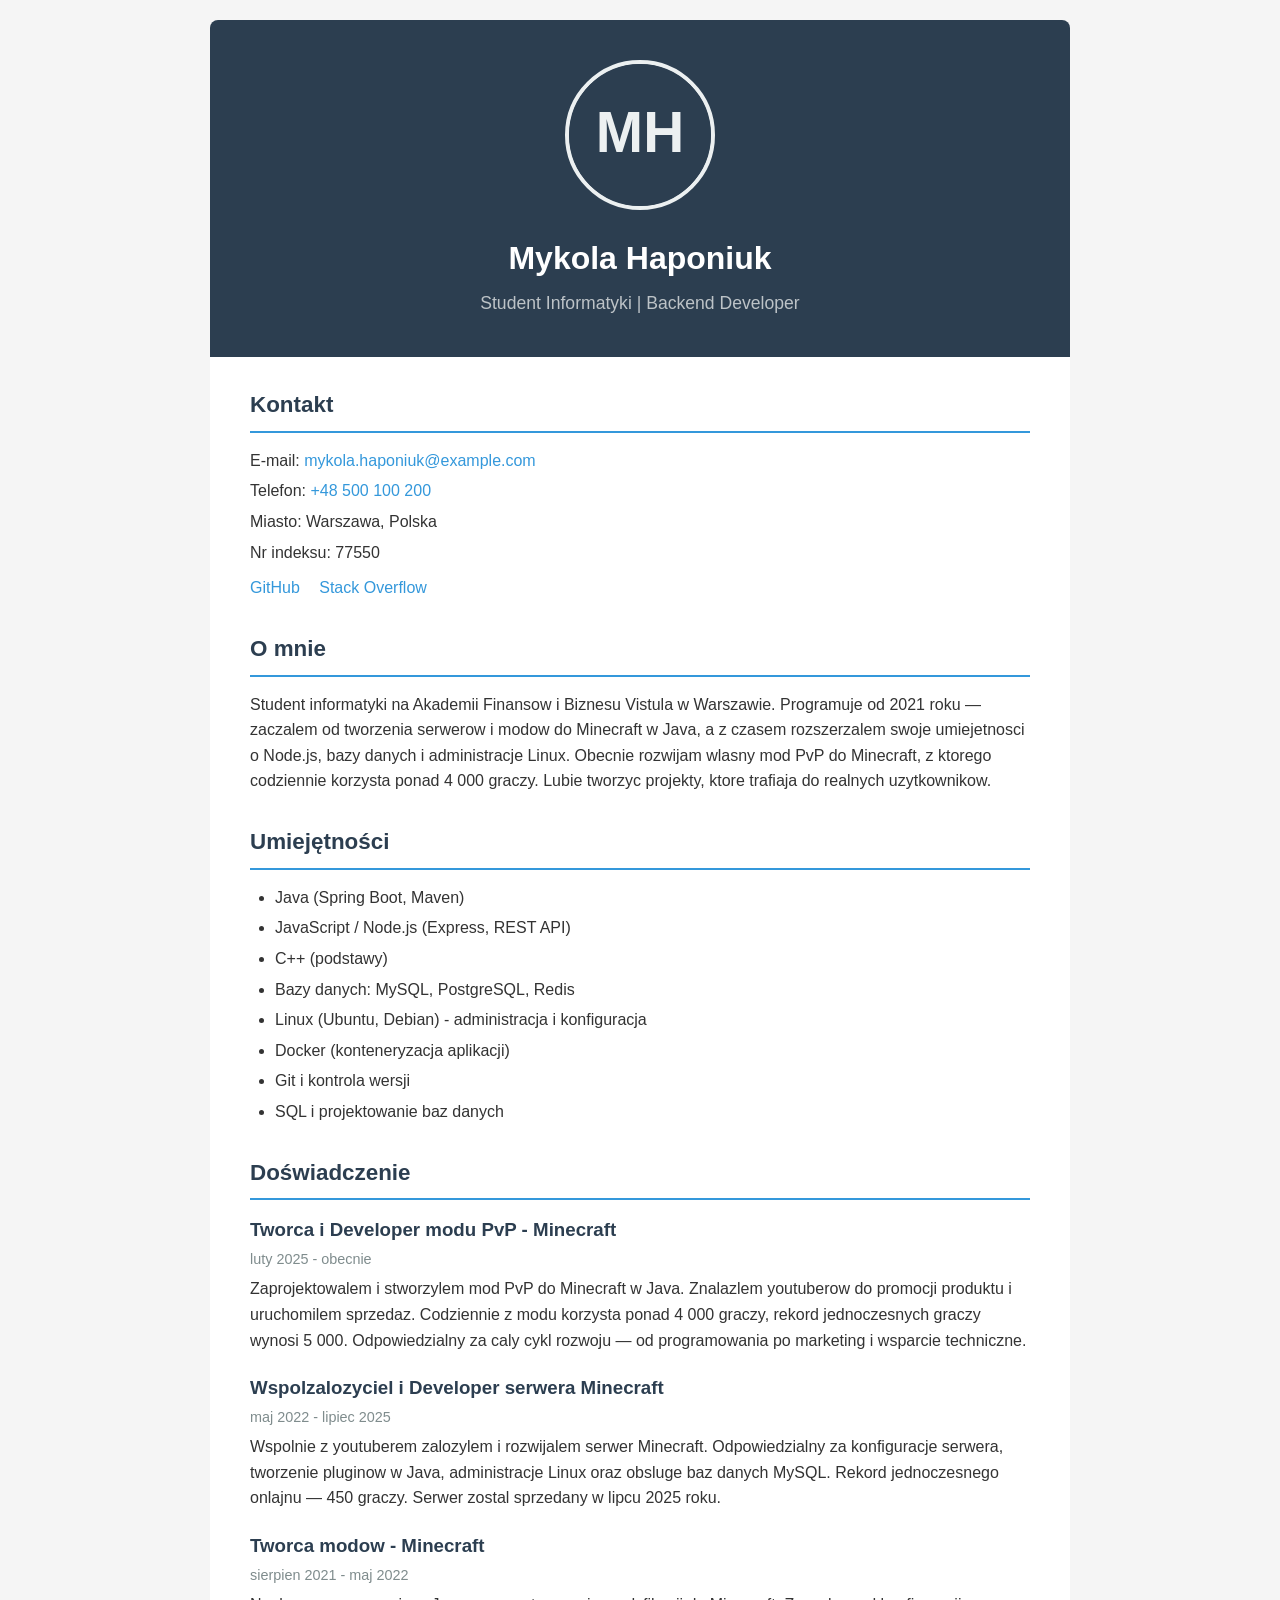
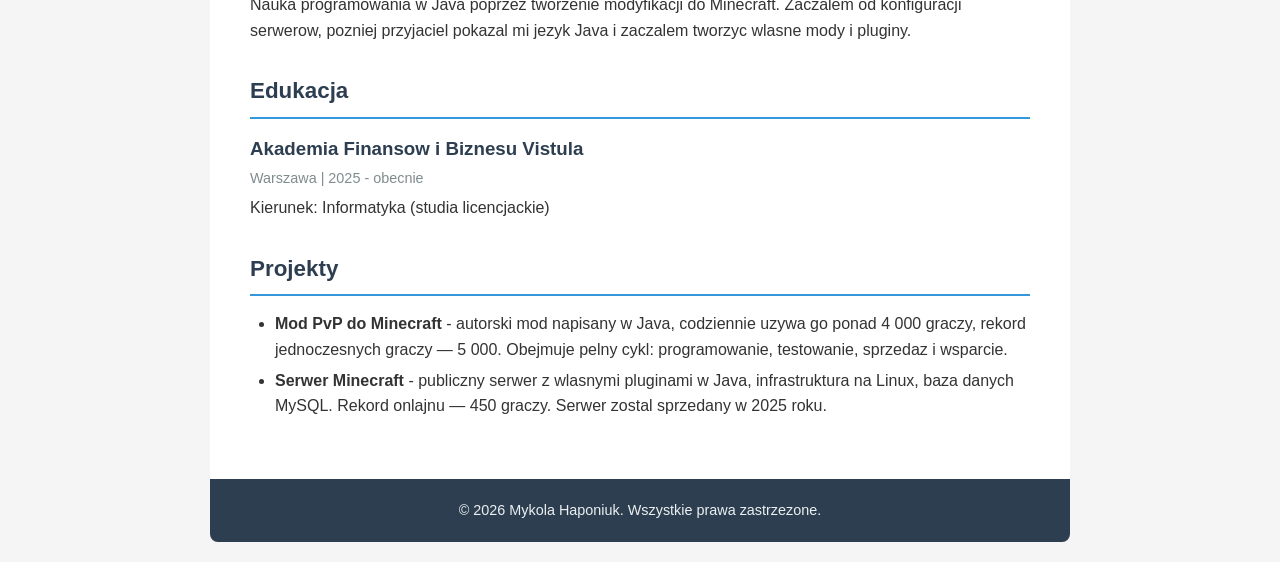
<file: zad1_cv/index.html>
<!DOCTYPE html>
<html lang="pl">
<head>
    <meta charset="UTF-8">
    <meta name="viewport" content="width=device-width, initial-scale=1.0">
    <title>CV - Mykola Haponiuk</title>
    <style>
        * {
            margin: 0;
            padding: 0;
            box-sizing: border-box;
        }

        body {
            font-family: 'Segoe UI', Tahoma, Geneva, Verdana, sans-serif;
            line-height: 1.6;
            color: #333;
            max-width: 900px;
            margin: 0 auto;
            padding: 20px;
            background-color: #f5f5f5;
        }

        header {
            background-color: #2c3e50;
            color: #fff;
            padding: 40px;
            text-align: center;
            border-radius: 8px 8px 0 0;
        }

        header img {
            width: 150px;
            height: 150px;
            border-radius: 50%;
            object-fit: cover;
            border: 4px solid #ecf0f1;
            margin-bottom: 15px;
        }

        header h1 {
            font-size: 2em;
            margin-bottom: 5px;
        }

        header p {
            font-size: 1.1em;
            color: #bdc3c7;
        }

        main {
            background-color: #fff;
            padding: 30px 40px;
        }

        section {
            margin-bottom: 30px;
        }

        section h2 {
            font-size: 1.4em;
            color: #2c3e50;
            border-bottom: 2px solid #3498db;
            padding-bottom: 8px;
            margin-bottom: 15px;
        }

        .contact-info p {
            margin-bottom: 5px;
        }

        .contact-info a {
            color: #3498db;
            text-decoration: none;
        }

        .contact-info a:hover {
            text-decoration: underline;
        }

        .links {
            margin-top: 10px;
        }

        .links a {
            display: inline-block;
            margin-right: 15px;
            color: #3498db;
            text-decoration: none;
        }

        .links a:hover {
            text-decoration: underline;
        }

        ul {
            list-style: disc;
            padding-left: 25px;
        }

        ul li {
            margin-bottom: 5px;
        }

        article {
            margin-bottom: 20px;
        }

        article h3 {
            color: #2c3e50;
            margin-bottom: 3px;
        }

        article .period {
            font-size: 0.9em;
            color: #7f8c8d;
            margin-bottom: 5px;
        }

        footer {
            background-color: #2c3e50;
            color: #ecf0f1;
            text-align: center;
            padding: 20px;
            border-radius: 0 0 8px 8px;
            font-size: 0.9em;
        }
    </style>
</head>
<body>
    <header>
        <img src="photo.svg" alt="Mykola Haponiuk - zdjecie profilowe">
        <h1>Mykola Haponiuk</h1>
        <p>Student Informatyki | Backend Developer</p>
    </header>

    <main>
        <section>
            <h2>Kontakt</h2>
            <div class="contact-info">
                <p>E-mail: <a href="mailto:mykola.haponiuk@example.com">mykola.haponiuk@example.com</a></p>
                <p>Telefon: <a href="tel:+48500100200">+48 500 100 200</a></p>
                <p>Miasto: Warszawa, Polska</p>
                <p>Nr indeksu: 77550</p>
            </div>
            <div class="links">
                <a href="https://github.com/mhaponi1" target="_blank" rel="noopener noreferrer">GitHub</a>
                <a href="https://stackoverflow.com/users/32515729/mhaponi1" target="_blank" rel="noopener noreferrer">Stack Overflow</a>
            </div>
        </section>

        <section>
            <h2>O mnie</h2>
            <p>
                Student informatyki na Akademii Finansow i Biznesu Vistula w Warszawie.
                Programuje od 2021 roku — zaczalem od tworzenia serwerow i modow
                do Minecraft w Java, a z czasem rozszerzalem swoje umiejetnosci
                o Node.js, bazy danych i administracje Linux. Obecnie rozwijam
                wlasny mod PvP do Minecraft, z ktorego codziennie korzysta ponad
                4 000 graczy. Lubie tworzyc projekty, ktore trafiaja do realnych uzytkownikow.
            </p>
        </section>

        <section>
            <h2>Umiejętności</h2>
            <ul>
                <li>Java (Spring Boot, Maven)</li>
                <li>JavaScript / Node.js (Express, REST API)</li>
                <li>C++ (podstawy)</li>
                <li>Bazy danych: MySQL, PostgreSQL, Redis</li>
                <li>Linux (Ubuntu, Debian) - administracja i konfiguracja</li>
                <li>Docker (konteneryzacja aplikacji)</li>
                <li>Git i kontrola wersji</li>
                <li>SQL i projektowanie baz danych</li>
            </ul>
        </section>

        <section>
            <h2>Doświadczenie</h2>

            <article>
                <h3>Tworca i Developer modu PvP - Minecraft</h3>
                <p class="period">luty 2025 - obecnie</p>
                <p>
                    Zaprojektowalem i stworzylem mod PvP do Minecraft w Java.
                    Znalazlem youtuberow do promocji produktu i uruchomilem sprzedaz.
                    Codziennie z modu korzysta ponad 4 000 graczy, rekord jednoczesnych
                    graczy wynosi 5 000. Odpowiedzialny za caly cykl rozwoju —
                    od programowania po marketing i wsparcie techniczne.
                </p>
            </article>

            <article>
                <h3>Wspolzalozyciel i Developer serwera Minecraft</h3>
                <p class="period">maj 2022 - lipiec 2025</p>
                <p>
                    Wspolnie z youtuberem zalozylem i rozwijalem serwer Minecraft.
                    Odpowiedzialny za konfiguracje serwera, tworzenie pluginow w Java,
                    administracje Linux oraz obsluge baz danych MySQL.
                    Rekord jednoczesnego onlajnu — 450 graczy.
                    Serwer zostal sprzedany w lipcu 2025 roku.
                </p>
            </article>

            <article>
                <h3>Tworca modow - Minecraft</h3>
                <p class="period">sierpien 2021 - maj 2022</p>
                <p>
                    Nauka programowania w Java poprzez tworzenie modyfikacji
                    do Minecraft. Zaczalem od konfiguracji serwerow, pozniej
                    przyjaciel pokazal mi jezyk Java i zaczalem tworzyc
                    wlasne mody i pluginy.
                </p>
            </article>
        </section>

        <section>
            <h2>Edukacja</h2>
            <article>
                <h3>Akademia Finansow i Biznesu Vistula</h3>
                <p class="period">Warszawa | 2025 - obecnie</p>
                <p>Kierunek: Informatyka (studia licencjackie)</p>
            </article>
        </section>

        <section>
            <h2>Projekty</h2>
            <ul>
                <li>
                    <strong>Mod PvP do Minecraft</strong> - autorski mod napisany w Java,
                    codziennie uzywa go ponad 4 000 graczy, rekord jednoczesnych
                    graczy — 5 000. Obejmuje pelny cykl: programowanie, testowanie,
                    sprzedaz i wsparcie.
                </li>
                <li>
                    <strong>Serwer Minecraft</strong> - publiczny serwer z wlasnymi
                    pluginami w Java, infrastruktura na Linux, baza danych MySQL.
                    Rekord onlajnu — 450 graczy. Serwer zostal sprzedany w 2025 roku.
                </li>
            </ul>
        </section>
    </main>

    <footer>
        <p>&copy; 2026 Mykola Haponiuk. Wszystkie prawa zastrzezone.</p>
    </footer>
</body>
</html>
</file>
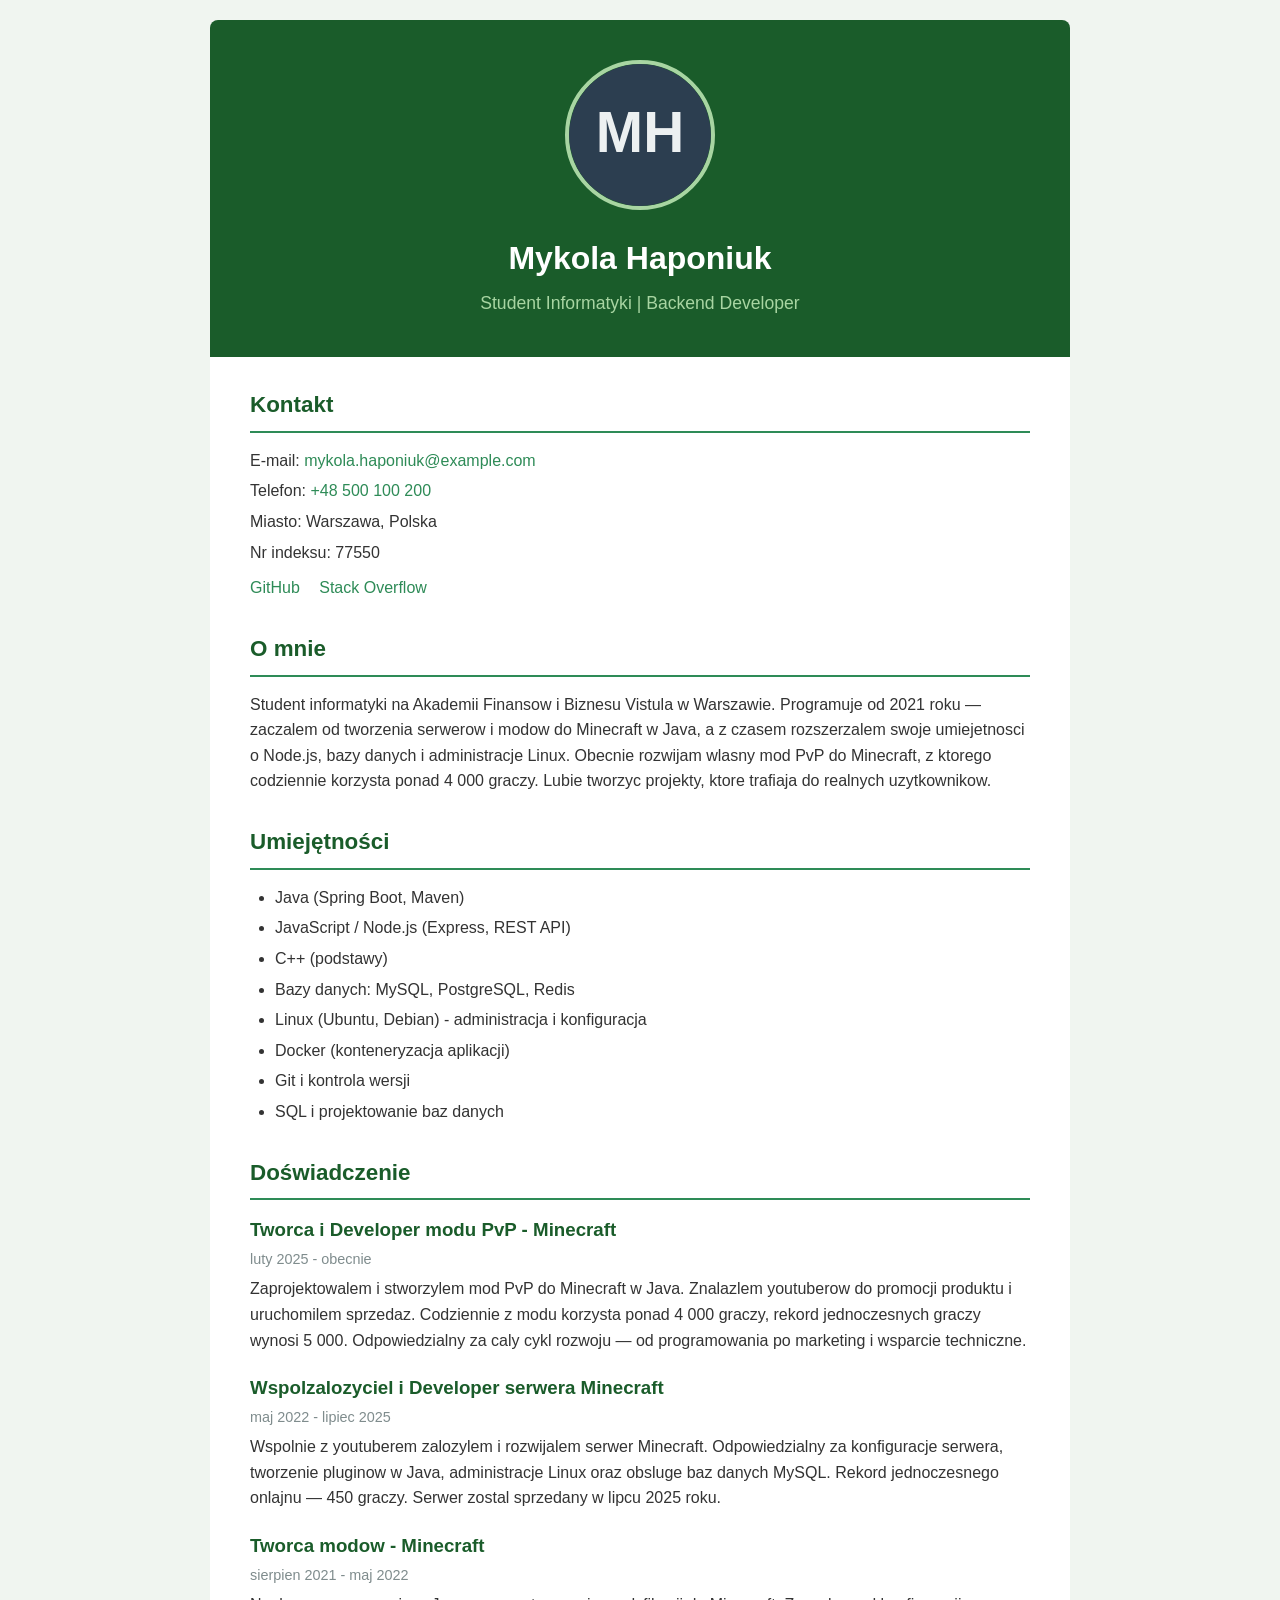
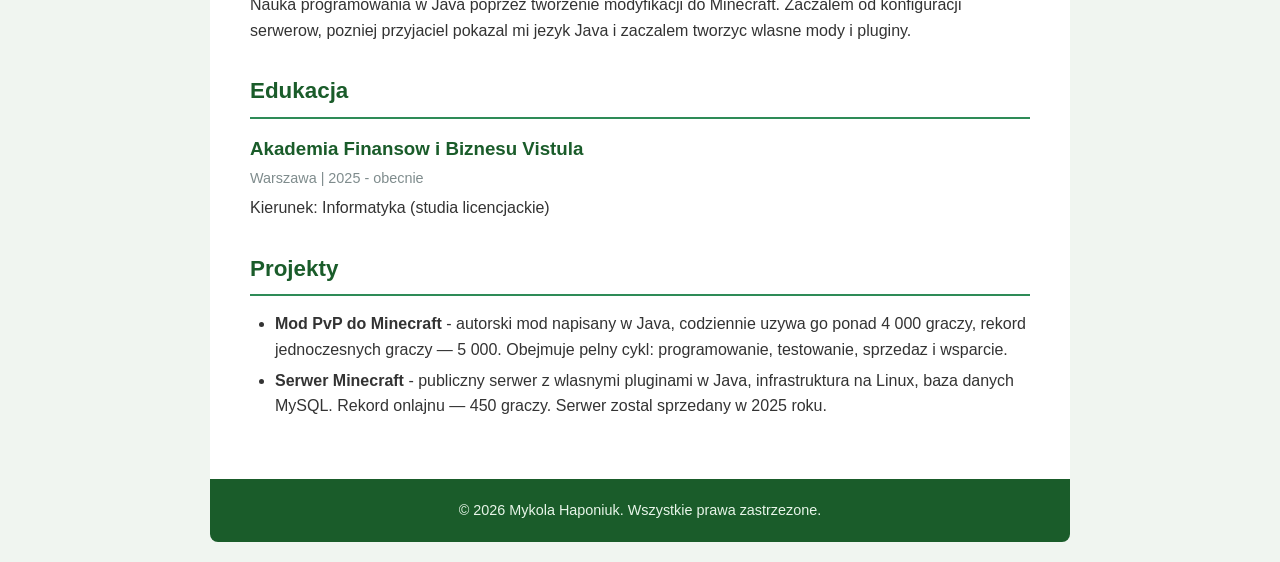
<file: zad2_css/index.html>
<!DOCTYPE html>
<html lang="pl">
<head>
    <meta charset="UTF-8">
    <meta name="viewport" content="width=device-width, initial-scale=1.0">
    <title>CV - Mykola Haponiuk</title>
    <link rel="stylesheet" href="styles.css">
</head>
<body>
    <header>
        <img src="photo.svg" alt="Mykola Haponiuk - zdjecie profilowe">
        <h1>Mykola Haponiuk</h1>
        <p>Student Informatyki | Backend Developer</p>
    </header>

    <main>
        <section>
            <h2>Kontakt</h2>
            <div class="contact-info">
                <p>E-mail: <a href="mailto:mykola.haponiuk@example.com">mykola.haponiuk@example.com</a></p>
                <p>Telefon: <a href="tel:+48500100200">+48 500 100 200</a></p>
                <p>Miasto: Warszawa, Polska</p>
                <p>Nr indeksu: 77550</p>
            </div>
            <div class="links">
                <a href="https://github.com/mhaponi1" target="_blank" rel="noopener noreferrer">GitHub</a>
                <a href="https://stackoverflow.com/users/32515729/mhaponi1" target="_blank" rel="noopener noreferrer">Stack Overflow</a>
            </div>
        </section>

        <section>
            <h2>O mnie</h2>
            <p>
                Student informatyki na Akademii Finansow i Biznesu Vistula w Warszawie.
                Programuje od 2021 roku — zaczalem od tworzenia serwerow i modow
                do Minecraft w Java, a z czasem rozszerzalem swoje umiejetnosci
                o Node.js, bazy danych i administracje Linux. Obecnie rozwijam
                wlasny mod PvP do Minecraft, z ktorego codziennie korzysta ponad
                4 000 graczy. Lubie tworzyc projekty, ktore trafiaja do realnych uzytkownikow.
            </p>
        </section>

        <section>
            <h2>Umiejętności</h2>
            <ul>
                <li>Java (Spring Boot, Maven)</li>
                <li>JavaScript / Node.js (Express, REST API)</li>
                <li>C++ (podstawy)</li>
                <li>Bazy danych: MySQL, PostgreSQL, Redis</li>
                <li>Linux (Ubuntu, Debian) - administracja i konfiguracja</li>
                <li>Docker (konteneryzacja aplikacji)</li>
                <li>Git i kontrola wersji</li>
                <li>SQL i projektowanie baz danych</li>
            </ul>
        </section>

        <section>
            <h2>Doświadczenie</h2>

            <article>
                <h3>Tworca i Developer modu PvP - Minecraft</h3>
                <p class="period">luty 2025 - obecnie</p>
                <p>
                    Zaprojektowalem i stworzylem mod PvP do Minecraft w Java.
                    Znalazlem youtuberow do promocji produktu i uruchomilem sprzedaz.
                    Codziennie z modu korzysta ponad 4 000 graczy, rekord jednoczesnych
                    graczy wynosi 5 000. Odpowiedzialny za caly cykl rozwoju —
                    od programowania po marketing i wsparcie techniczne.
                </p>
            </article>

            <article>
                <h3>Wspolzalozyciel i Developer serwera Minecraft</h3>
                <p class="period">maj 2022 - lipiec 2025</p>
                <p>
                    Wspolnie z youtuberem zalozylem i rozwijalem serwer Minecraft.
                    Odpowiedzialny za konfiguracje serwera, tworzenie pluginow w Java,
                    administracje Linux oraz obsluge baz danych MySQL.
                    Rekord jednoczesnego onlajnu — 450 graczy.
                    Serwer zostal sprzedany w lipcu 2025 roku.
                </p>
            </article>

            <article>
                <h3>Tworca modow - Minecraft</h3>
                <p class="period">sierpien 2021 - maj 2022</p>
                <p>
                    Nauka programowania w Java poprzez tworzenie modyfikacji
                    do Minecraft. Zaczalem od konfiguracji serwerow, pozniej
                    przyjaciel pokazal mi jezyk Java i zaczalem tworzyc
                    wlasne mody i pluginy.
                </p>
            </article>
        </section>

        <section>
            <h2>Edukacja</h2>
            <article>
                <h3>Akademia Finansow i Biznesu Vistula</h3>
                <p class="period">Warszawa | 2025 - obecnie</p>
                <p>Kierunek: Informatyka (studia licencjackie)</p>
            </article>
        </section>

        <section>
            <h2>Projekty</h2>
            <ul>
                <li>
                    <strong>Mod PvP do Minecraft</strong> - autorski mod napisany w Java,
                    codziennie uzywa go ponad 4 000 graczy, rekord jednoczesnych
                    graczy — 5 000. Obejmuje pelny cykl: programowanie, testowanie,
                    sprzedaz i wsparcie.
                </li>
                <li>
                    <strong>Serwer Minecraft</strong> - publiczny serwer z wlasnymi
                    pluginami w Java, infrastruktura na Linux, baza danych MySQL.
                    Rekord onlajnu — 450 graczy. Serwer zostal sprzedany w 2025 roku.
                </li>
            </ul>
        </section>
    </main>

    <footer>
        <p>&copy; 2026 Mykola Haponiuk. Wszystkie prawa zastrzezone.</p>
    </footer>
</body>
</html>
</file>
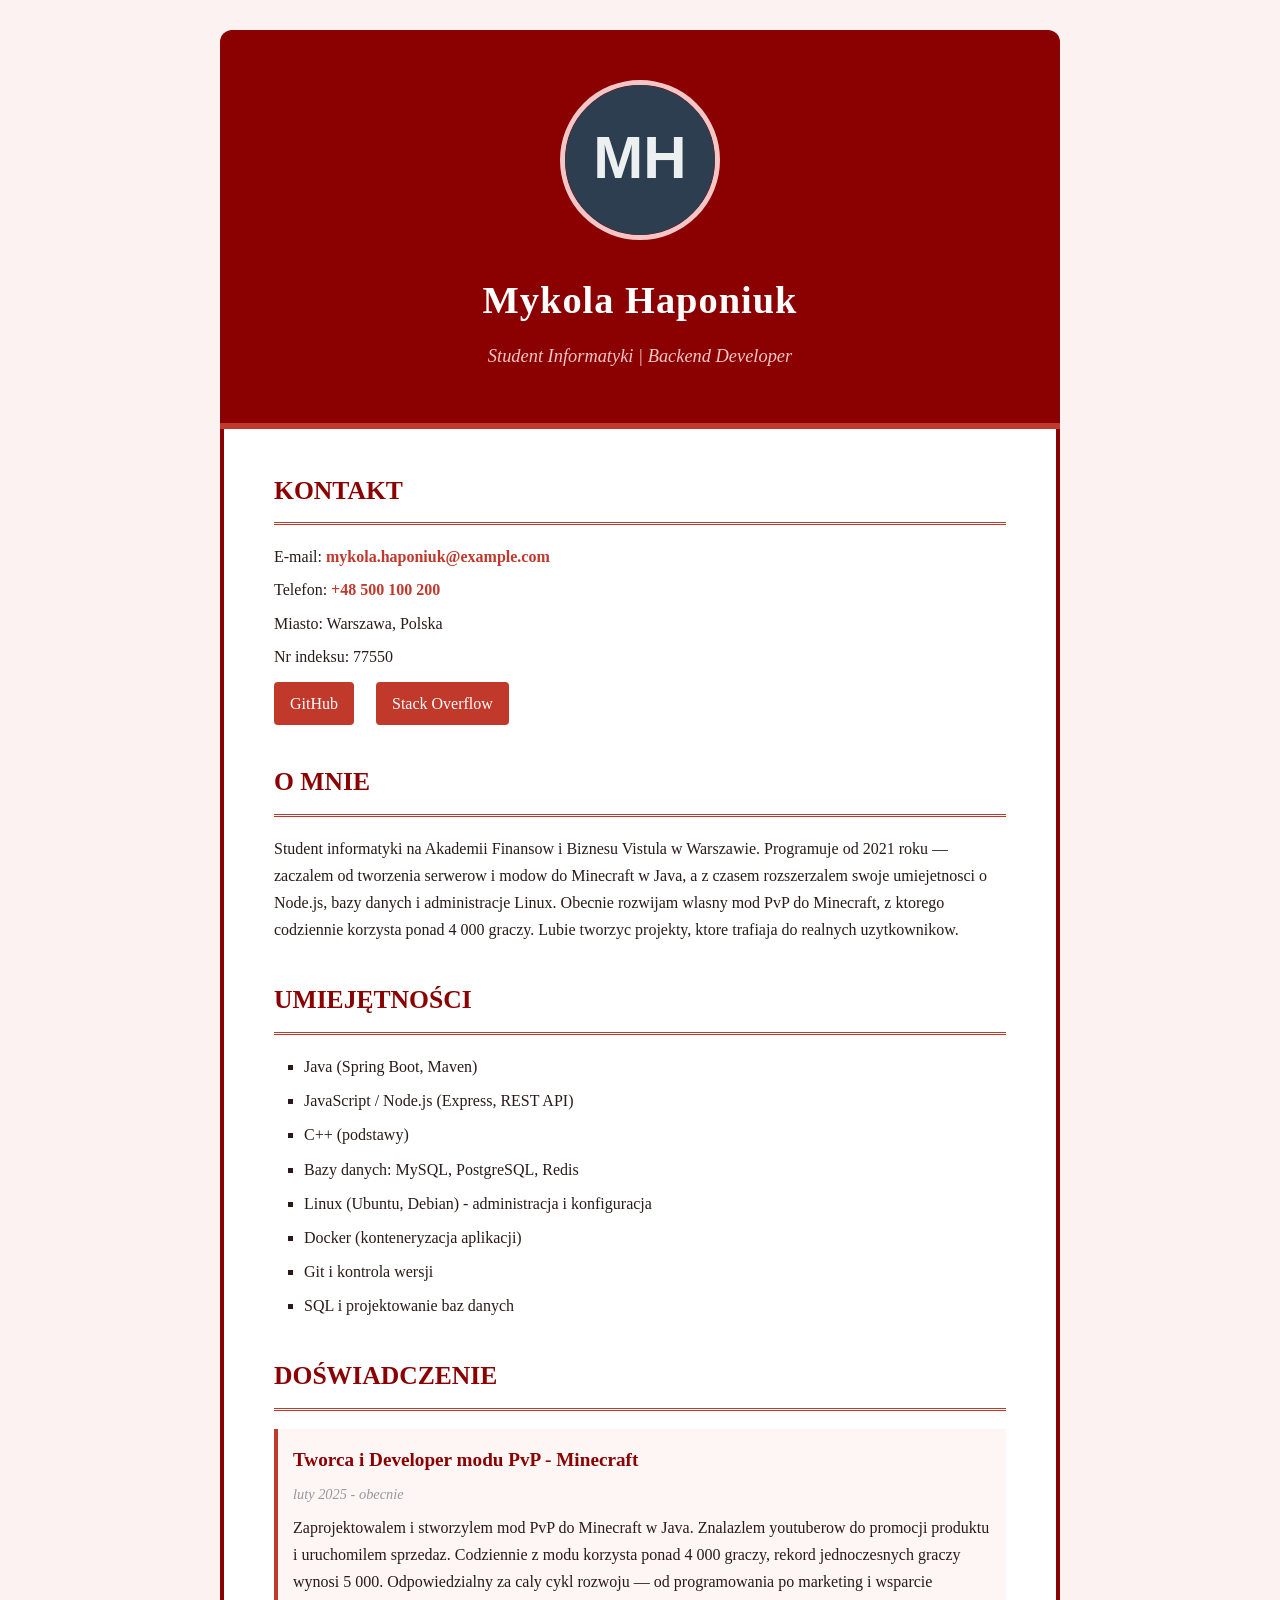
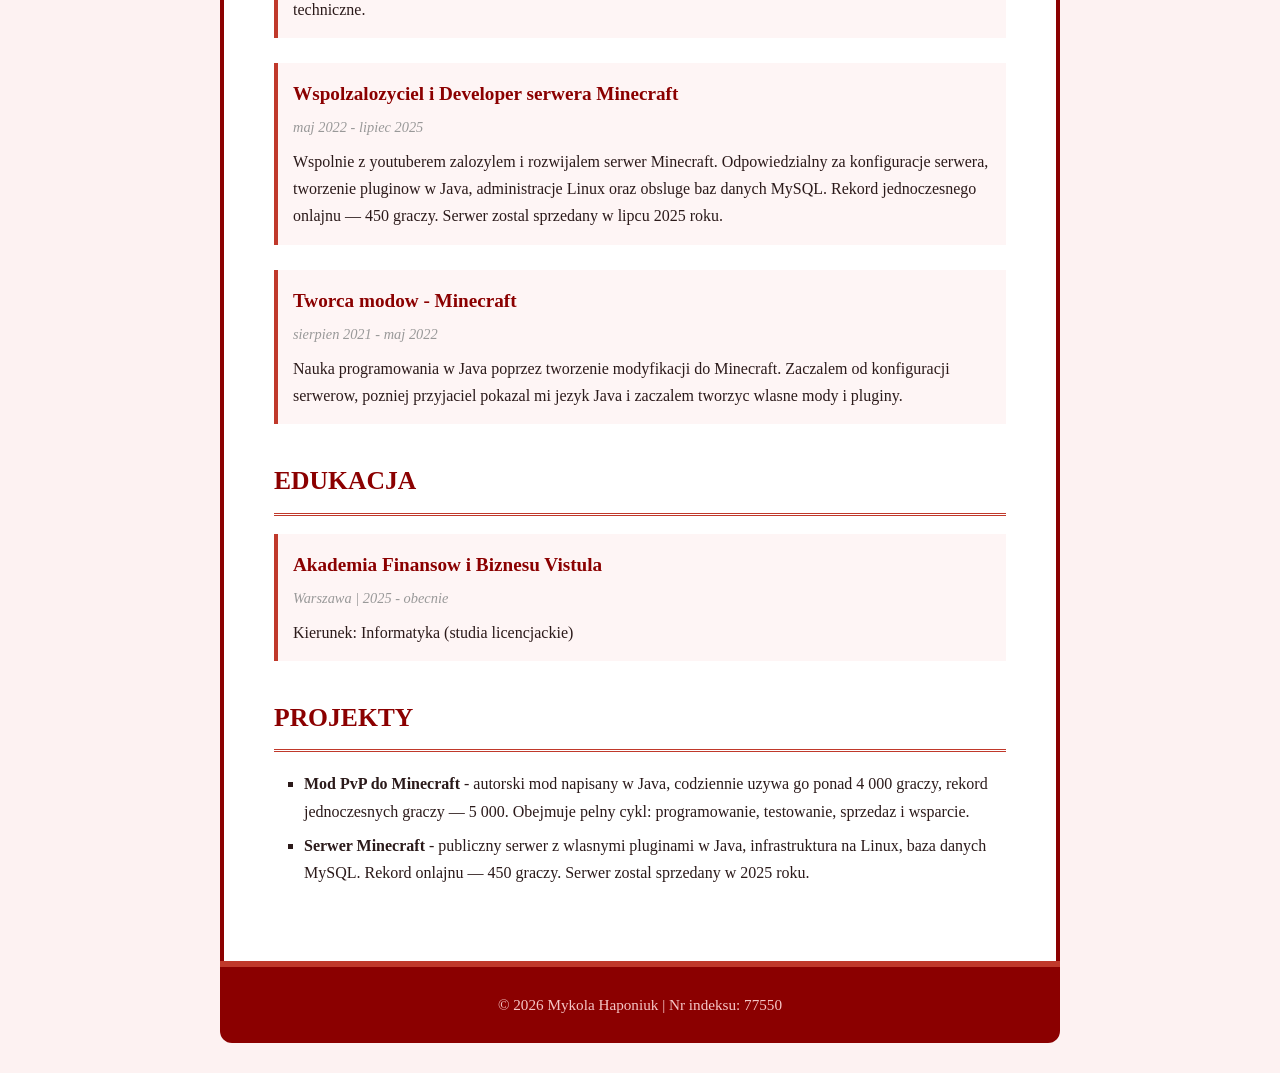
<file: zad3_motyw/index.html>
<!DOCTYPE html>
<html lang="pl">
<head>
    <meta charset="UTF-8">
    <meta name="viewport" content="width=device-width, initial-scale=1.0">
    <title>CV - Mykola Haponiuk</title>
    <link rel="stylesheet" href="red.css">
</head>
<body>
    <header>
        <img src="photo.svg" alt="Mykola Haponiuk - zdjecie profilowe">
        <h1>Mykola Haponiuk</h1>
        <p>Student Informatyki | Backend Developer</p>
    </header>

    <main>
        <section>
            <h2>Kontakt</h2>
            <div class="contact-info">
                <p>E-mail: <a href="mailto:mykola.haponiuk@example.com">mykola.haponiuk@example.com</a></p>
                <p>Telefon: <a href="tel:+48500100200">+48 500 100 200</a></p>
                <p>Miasto: Warszawa, Polska</p>
                <p>Nr indeksu: 77550</p>
            </div>
            <div class="links">
                <a href="https://github.com/mhaponi1" target="_blank" rel="noopener noreferrer">GitHub</a>
                <a href="https://stackoverflow.com/users/32515729/mhaponi1" target="_blank" rel="noopener noreferrer">Stack Overflow</a>
            </div>
        </section>

        <section>
            <h2>O mnie</h2>
            <p>
                Student informatyki na Akademii Finansow i Biznesu Vistula w Warszawie.
                Programuje od 2021 roku — zaczalem od tworzenia serwerow i modow
                do Minecraft w Java, a z czasem rozszerzalem swoje umiejetnosci
                o Node.js, bazy danych i administracje Linux. Obecnie rozwijam
                wlasny mod PvP do Minecraft, z ktorego codziennie korzysta ponad
                4 000 graczy. Lubie tworzyc projekty, ktore trafiaja do realnych uzytkownikow.
            </p>
        </section>

        <section>
            <h2>Umiejętności</h2>
            <ul>
                <li>Java (Spring Boot, Maven)</li>
                <li>JavaScript / Node.js (Express, REST API)</li>
                <li>C++ (podstawy)</li>
                <li>Bazy danych: MySQL, PostgreSQL, Redis</li>
                <li>Linux (Ubuntu, Debian) - administracja i konfiguracja</li>
                <li>Docker (konteneryzacja aplikacji)</li>
                <li>Git i kontrola wersji</li>
                <li>SQL i projektowanie baz danych</li>
            </ul>
        </section>

        <section>
            <h2>Doświadczenie</h2>

            <article>
                <h3>Tworca i Developer modu PvP - Minecraft</h3>
                <p class="period">luty 2025 - obecnie</p>
                <p>
                    Zaprojektowalem i stworzylem mod PvP do Minecraft w Java.
                    Znalazlem youtuberow do promocji produktu i uruchomilem sprzedaz.
                    Codziennie z modu korzysta ponad 4 000 graczy, rekord jednoczesnych
                    graczy wynosi 5 000. Odpowiedzialny za caly cykl rozwoju —
                    od programowania po marketing i wsparcie techniczne.
                </p>
            </article>

            <article>
                <h3>Wspolzalozyciel i Developer serwera Minecraft</h3>
                <p class="period">maj 2022 - lipiec 2025</p>
                <p>
                    Wspolnie z youtuberem zalozylem i rozwijalem serwer Minecraft.
                    Odpowiedzialny za konfiguracje serwera, tworzenie pluginow w Java,
                    administracje Linux oraz obsluge baz danych MySQL.
                    Rekord jednoczesnego onlajnu — 450 graczy.
                    Serwer zostal sprzedany w lipcu 2025 roku.
                </p>
            </article>

            <article>
                <h3>Tworca modow - Minecraft</h3>
                <p class="period">sierpien 2021 - maj 2022</p>
                <p>
                    Nauka programowania w Java poprzez tworzenie modyfikacji
                    do Minecraft. Zaczalem od konfiguracji serwerow, pozniej
                    przyjaciel pokazal mi jezyk Java i zaczalem tworzyc
                    wlasne mody i pluginy.
                </p>
            </article>
        </section>

        <section>
            <h2>Edukacja</h2>
            <article>
                <h3>Akademia Finansow i Biznesu Vistula</h3>
                <p class="period">Warszawa | 2025 - obecnie</p>
                <p>Kierunek: Informatyka (studia licencjackie)</p>
            </article>
        </section>

        <section>
            <h2>Projekty</h2>
            <ul>
                <li>
                    <strong>Mod PvP do Minecraft</strong> - autorski mod napisany w Java,
                    codziennie uzywa go ponad 4 000 graczy, rekord jednoczesnych
                    graczy — 5 000. Obejmuje pelny cykl: programowanie, testowanie,
                    sprzedaz i wsparcie.
                </li>
                <li>
                    <strong>Serwer Minecraft</strong> - publiczny serwer z wlasnymi
                    pluginami w Java, infrastruktura na Linux, baza danych MySQL.
                    Rekord onlajnu — 450 graczy. Serwer zostal sprzedany w 2025 roku.
                </li>
            </ul>
        </section>
    </main>

    <footer>
        <p>&copy; 2026 Mykola Haponiuk | Nr indeksu: 77550</p>
    </footer>
</body>
</html>
</file>
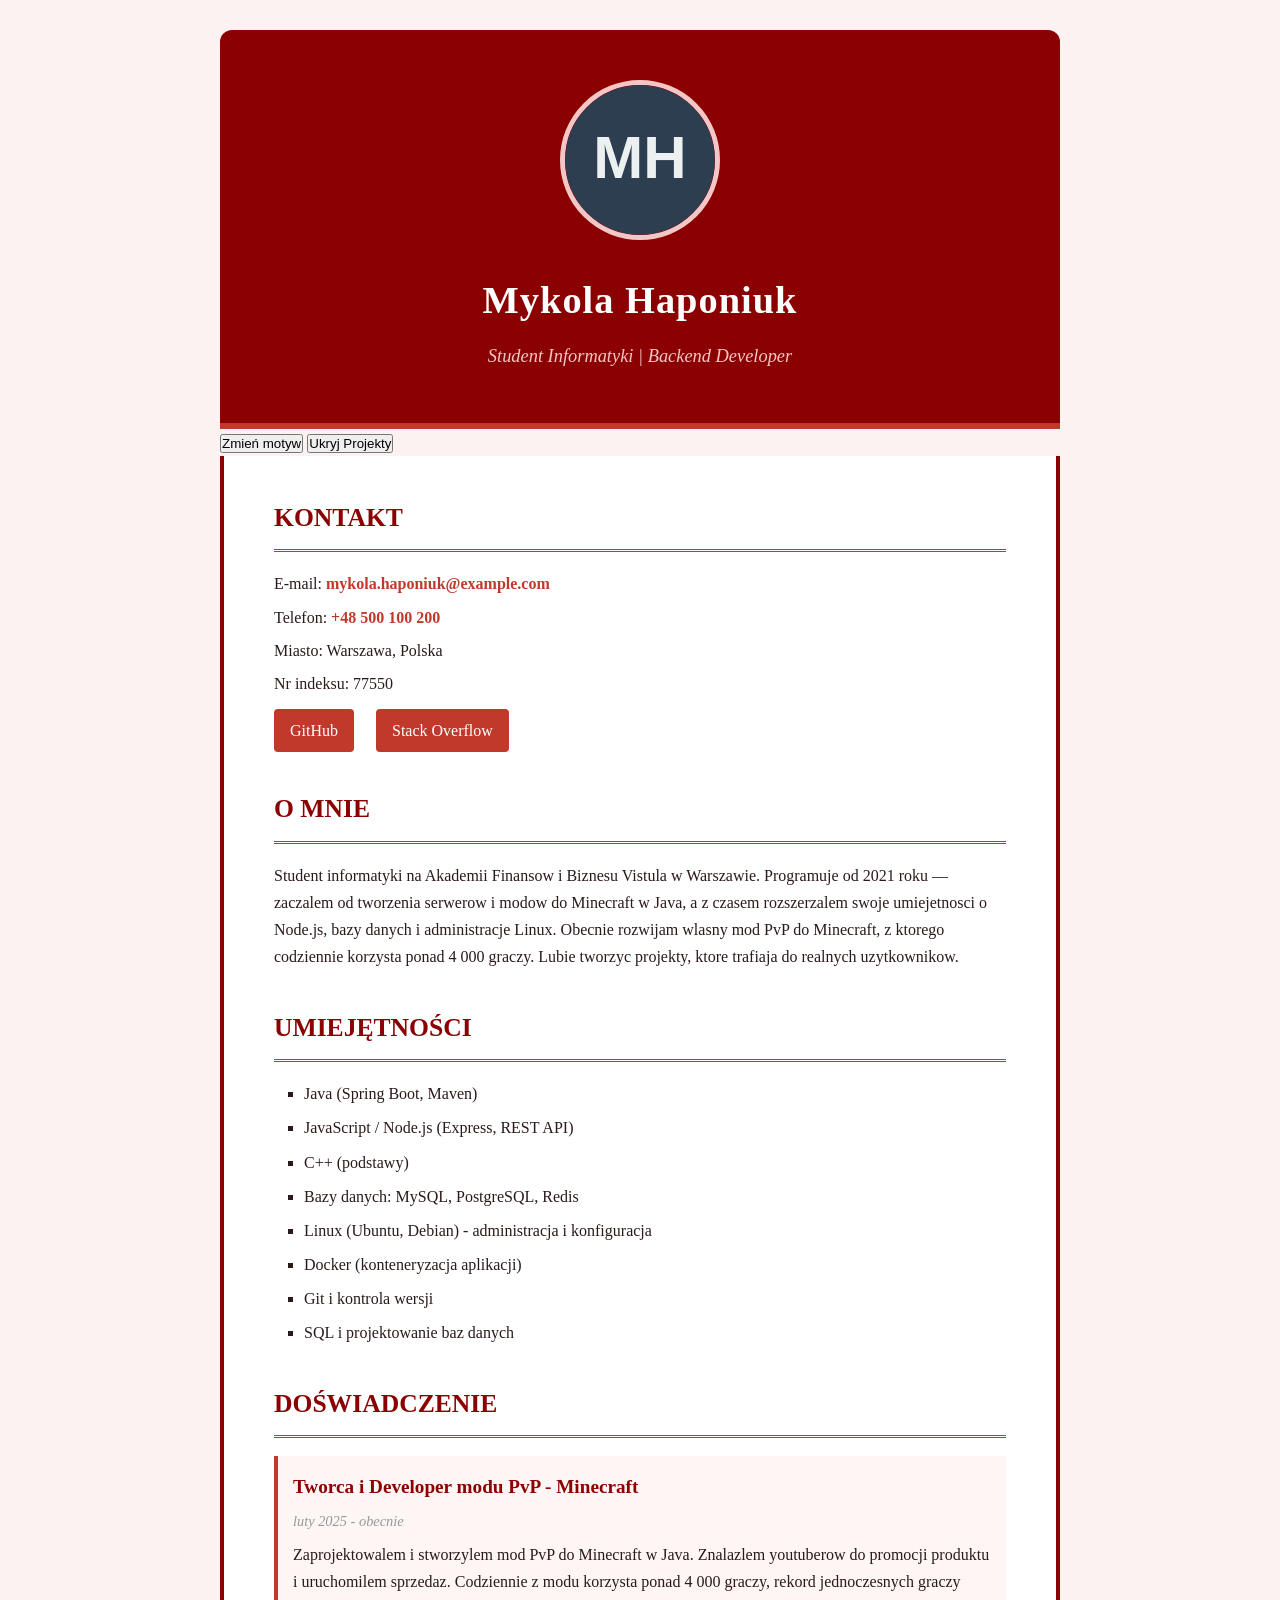
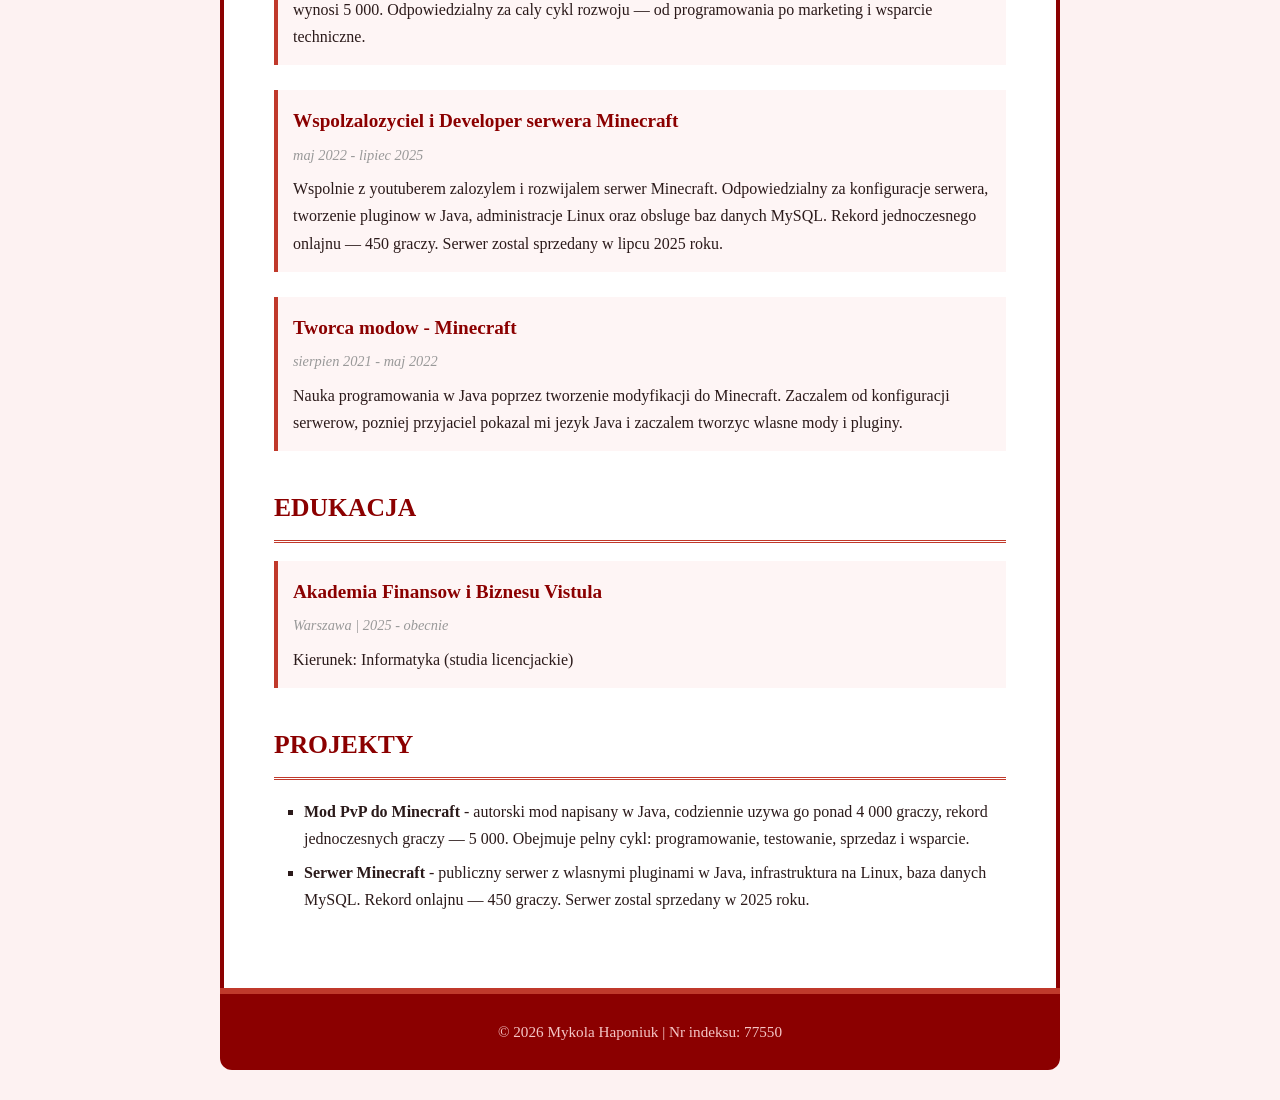
<file: zad4/index.html>
<!DOCTYPE html>
<html lang="pl">
<head>
    <meta charset="UTF-8">
    <meta name="viewport" content="width=device-width, initial-scale=1.0">
    <title>CV - Mykola Haponiuk</title>
    <link id="theme-style" rel="stylesheet" href="red.css">
</head>
<body>
    <header>
        <img src="photo.svg" alt="Mykola Haponiuk - zdjecie profilowe">
        <h1>Mykola Haponiuk</h1>
        <p>Student Informatyki | Backend Developer</p>
    </header>

    <div>
        <button id="theme-btn" onclick="toggleTheme()">Zmień motyw</button>
        <button id="toggle-btn" onclick="toggleSection()">Ukryj Projekty</button>
    </div>

    <main>
        <section>
            <h2>Kontakt</h2>
            <div class="contact-info">
                <p>E-mail: <a href="mailto:mykola.haponiuk@example.com">mykola.haponiuk@example.com</a></p>
                <p>Telefon: <a href="tel:+48500100200">+48 500 100 200</a></p>
                <p>Miasto: Warszawa, Polska</p>
                <p>Nr indeksu: 77550</p>
            </div>
            <div class="links">
                <a href="https://github.com/mhaponi1" target="_blank" rel="noopener noreferrer">GitHub</a>
                <a href="https://stackoverflow.com/users/32515729/mhaponi1" target="_blank" rel="noopener noreferrer">Stack Overflow</a>
            </div>
        </section>

        <section>
            <h2>O mnie</h2>
            <p>
                Student informatyki na Akademii Finansow i Biznesu Vistula w Warszawie.
                Programuje od 2021 roku — zaczalem od tworzenia serwerow i modow
                do Minecraft w Java, a z czasem rozszerzalem swoje umiejetnosci
                o Node.js, bazy danych i administracje Linux. Obecnie rozwijam
                wlasny mod PvP do Minecraft, z ktorego codziennie korzysta ponad
                4 000 graczy. Lubie tworzyc projekty, ktore trafiaja do realnych uzytkownikow.
            </p>
        </section>

        <section>
            <h2>Umiejętności</h2>
            <ul>
                <li>Java (Spring Boot, Maven)</li>
                <li>JavaScript / Node.js (Express, REST API)</li>
                <li>C++ (podstawy)</li>
                <li>Bazy danych: MySQL, PostgreSQL, Redis</li>
                <li>Linux (Ubuntu, Debian) - administracja i konfiguracja</li>
                <li>Docker (konteneryzacja aplikacji)</li>
                <li>Git i kontrola wersji</li>
                <li>SQL i projektowanie baz danych</li>
            </ul>
        </section>

        <section>
            <h2>Doświadczenie</h2>

            <article>
                <h3>Tworca i Developer modu PvP - Minecraft</h3>
                <p class="period">luty 2025 - obecnie</p>
                <p>
                    Zaprojektowalem i stworzylem mod PvP do Minecraft w Java.
                    Znalazlem youtuberow do promocji produktu i uruchomilem sprzedaz.
                    Codziennie z modu korzysta ponad 4 000 graczy, rekord jednoczesnych
                    graczy wynosi 5 000. Odpowiedzialny za caly cykl rozwoju —
                    od programowania po marketing i wsparcie techniczne.
                </p>
            </article>

            <article>
                <h3>Wspolzalozyciel i Developer serwera Minecraft</h3>
                <p class="period">maj 2022 - lipiec 2025</p>
                <p>
                    Wspolnie z youtuberem zalozylem i rozwijalem serwer Minecraft.
                    Odpowiedzialny za konfiguracje serwera, tworzenie pluginow w Java,
                    administracje Linux oraz obsluge baz danych MySQL.
                    Rekord jednoczesnego onlajnu — 450 graczy.
                    Serwer zostal sprzedany w lipcu 2025 roku.
                </p>
            </article>

            <article>
                <h3>Tworca modow - Minecraft</h3>
                <p class="period">sierpien 2021 - maj 2022</p>
                <p>
                    Nauka programowania w Java poprzez tworzenie modyfikacji
                    do Minecraft. Zaczalem od konfiguracji serwerow, pozniej
                    przyjaciel pokazal mi jezyk Java i zaczalem tworzyc
                    wlasne mody i pluginy.
                </p>
            </article>
        </section>

        <section>
            <h2>Edukacja</h2>
            <article>
                <h3>Akademia Finansow i Biznesu Vistula</h3>
                <p class="period">Warszawa | 2025 - obecnie</p>
                <p>Kierunek: Informatyka (studia licencjackie)</p>
            </article>
        </section>

        <section id="projekty">
            <h2>Projekty</h2>
            <ul>
                <li>
                    <strong>Mod PvP do Minecraft</strong> - autorski mod napisany w Java,
                    codziennie uzywa go ponad 4 000 graczy, rekord jednoczesnych
                    graczy — 5 000. Obejmuje pelny cykl: programowanie, testowanie,
                    sprzedaz i wsparcie.
                </li>
                <li>
                    <strong>Serwer Minecraft</strong> - publiczny serwer z wlasnymi
                    pluginami w Java, infrastruktura na Linux, baza danych MySQL.
                    Rekord onlajnu — 450 graczy. Serwer zostal sprzedany w 2025 roku.
                </li>
            </ul>
        </section>
    </main>

    <footer>
        <p>&copy; 2026 Mykola Haponiuk | Nr indeksu: 77550</p>
    </footer>

    <script src="script.js"></script>
</body>
</html>
</file>
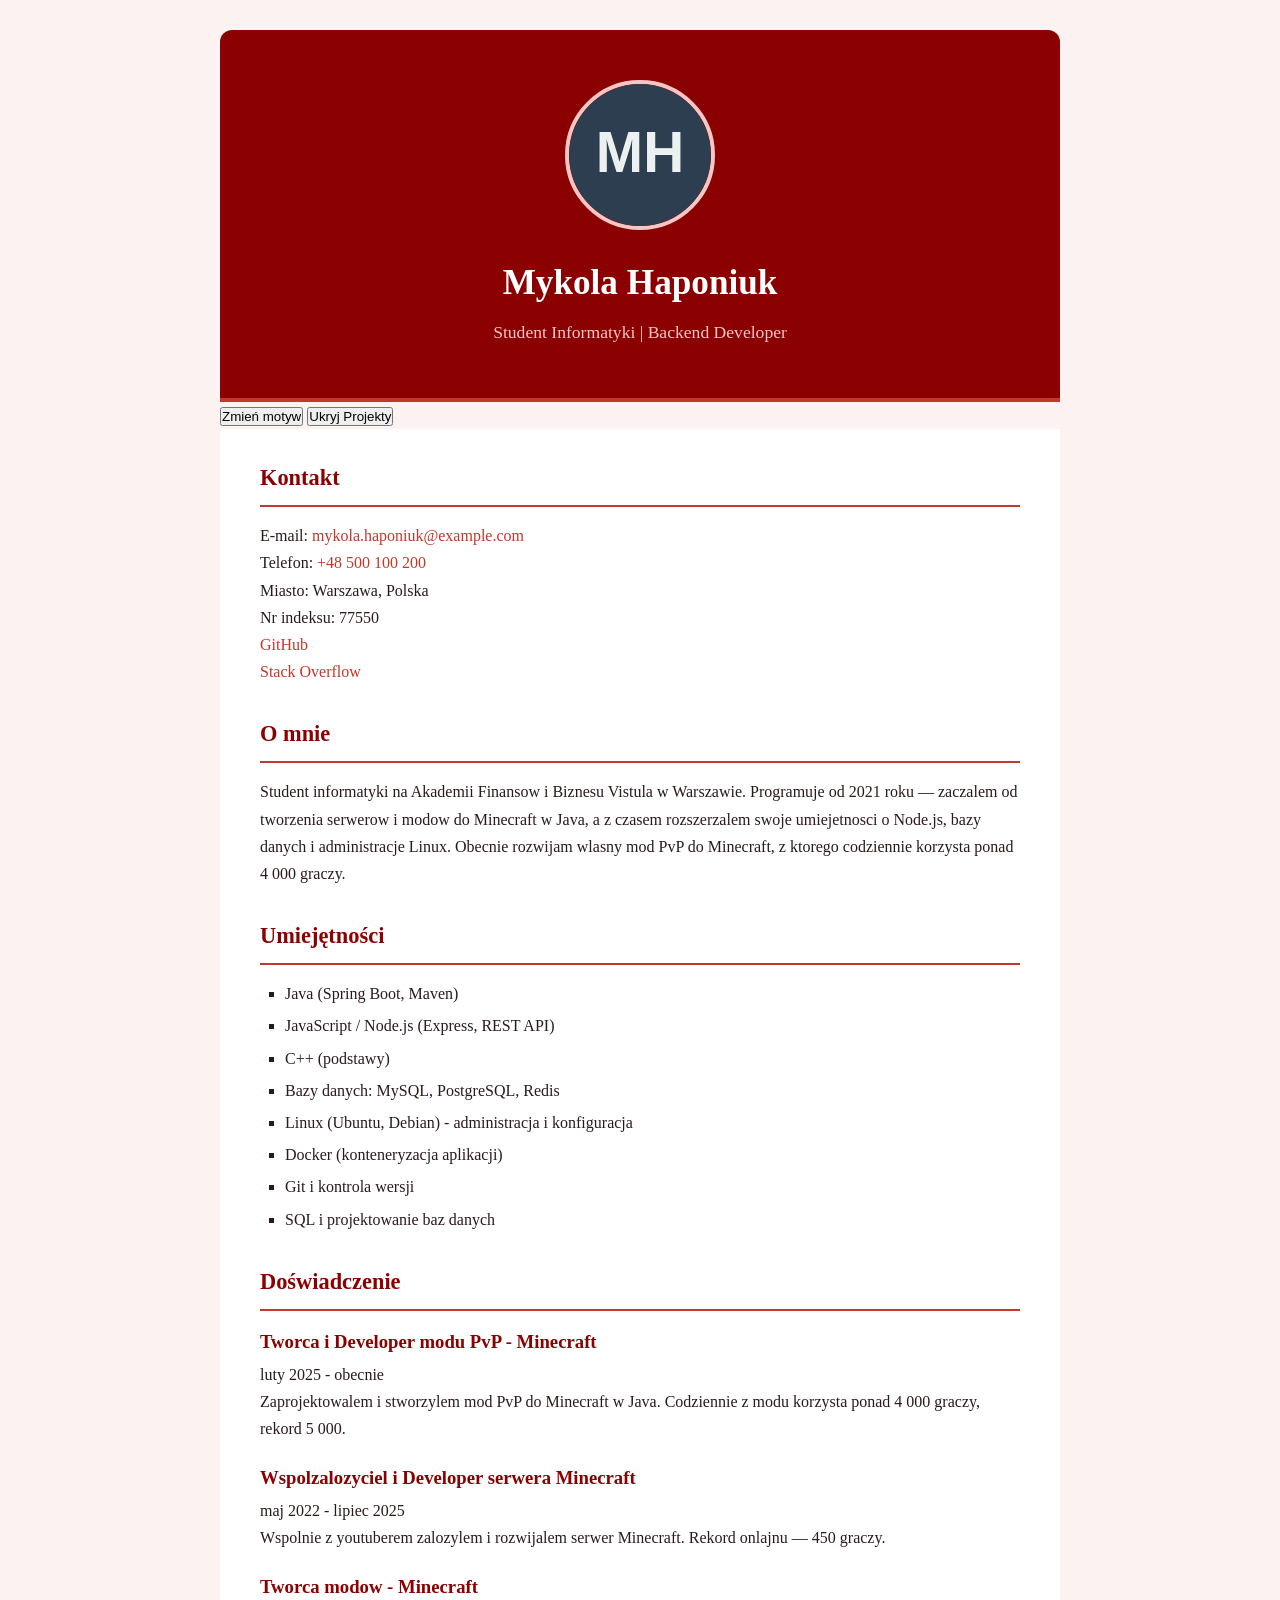
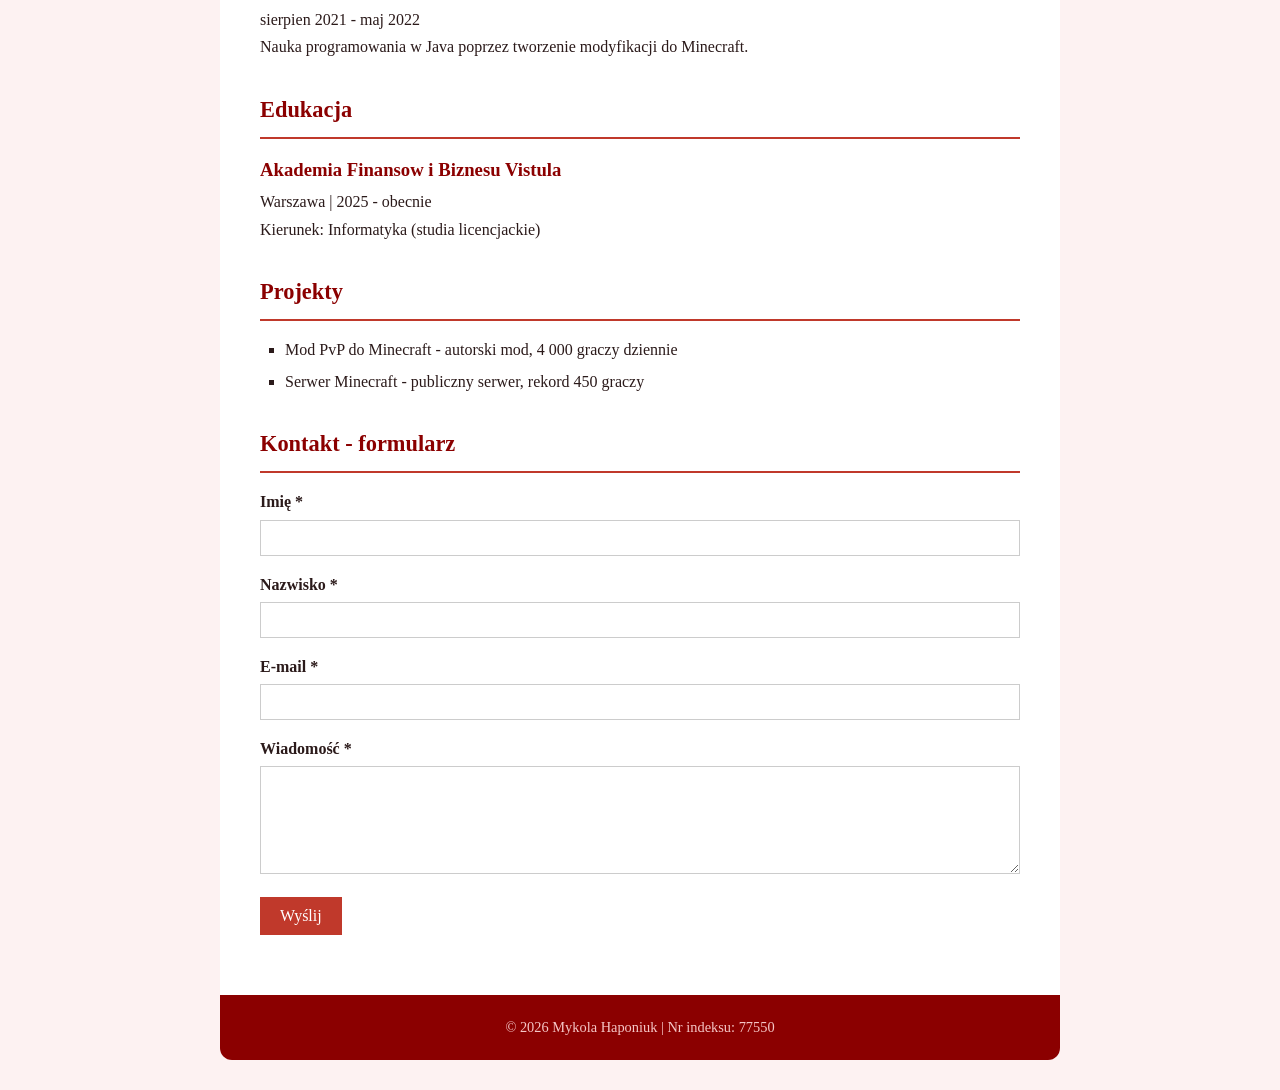
<file: zad5/index.html>
<!DOCTYPE html>
<html lang="pl">
<head>
    <meta charset="UTF-8">
    <meta name="viewport" content="width=device-width, initial-scale=1.0">
    <title>CV - Mykola Haponiuk</title>
    <link id="theme-style" rel="stylesheet" href="red.css">
</head>
<body>
    <header>
        <img src="photo.svg" alt="Mykola Haponiuk - zdjecie profilowe">
        <h1>Mykola Haponiuk</h1>
        <p>Student Informatyki | Backend Developer</p>
    </header>

    <div>
        <button onclick="toggleTheme()">Zmień motyw</button>
        <button id="toggle-btn" onclick="toggleSection()">Ukryj Projekty</button>
    </div>

    <main>
        <section>
            <h2>Kontakt</h2>
            <p>E-mail: <a href="mailto:mykola.haponiuk@example.com">mykola.haponiuk@example.com</a></p>
            <p>Telefon: <a href="tel:+48500100200">+48 500 100 200</a></p>
            <p>Miasto: Warszawa, Polska</p>
            <p>Nr indeksu: 77550</p>
            <p><a href="https://github.com/mhaponi1" target="_blank" rel="noopener noreferrer">GitHub</a></p>
            <p><a href="https://stackoverflow.com/users/32515729/mhaponi1" target="_blank" rel="noopener noreferrer">Stack Overflow</a></p>
        </section>

        <section>
            <h2>O mnie</h2>
            <p>
                Student informatyki na Akademii Finansow i Biznesu Vistula w Warszawie.
                Programuje od 2021 roku — zaczalem od tworzenia serwerow i modow
                do Minecraft w Java, a z czasem rozszerzalem swoje umiejetnosci
                o Node.js, bazy danych i administracje Linux. Obecnie rozwijam
                wlasny mod PvP do Minecraft, z ktorego codziennie korzysta ponad
                4 000 graczy.
            </p>
        </section>

        <section>
            <h2>Umiejętności</h2>
            <ul>
                <li>Java (Spring Boot, Maven)</li>
                <li>JavaScript / Node.js (Express, REST API)</li>
                <li>C++ (podstawy)</li>
                <li>Bazy danych: MySQL, PostgreSQL, Redis</li>
                <li>Linux (Ubuntu, Debian) - administracja i konfiguracja</li>
                <li>Docker (konteneryzacja aplikacji)</li>
                <li>Git i kontrola wersji</li>
                <li>SQL i projektowanie baz danych</li>
            </ul>
        </section>

        <section>
            <h2>Doświadczenie</h2>

            <article>
                <h3>Tworca i Developer modu PvP - Minecraft</h3>
                <p>luty 2025 - obecnie</p>
                <p>Zaprojektowalem i stworzylem mod PvP do Minecraft w Java. Codziennie z modu korzysta ponad 4 000 graczy, rekord 5 000.</p>
            </article>

            <article>
                <h3>Wspolzalozyciel i Developer serwera Minecraft</h3>
                <p>maj 2022 - lipiec 2025</p>
                <p>Wspolnie z youtuberem zalozylem i rozwijalem serwer Minecraft. Rekord onlajnu — 450 graczy.</p>
            </article>

            <article>
                <h3>Tworca modow - Minecraft</h3>
                <p>sierpien 2021 - maj 2022</p>
                <p>Nauka programowania w Java poprzez tworzenie modyfikacji do Minecraft.</p>
            </article>
        </section>

        <section>
            <h2>Edukacja</h2>
            <article>
                <h3>Akademia Finansow i Biznesu Vistula</h3>
                <p>Warszawa | 2025 - obecnie</p>
                <p>Kierunek: Informatyka (studia licencjackie)</p>
            </article>
        </section>

        <section id="projekty">
            <h2>Projekty</h2>
            <ul>
                <li>Mod PvP do Minecraft - autorski mod, 4 000 graczy dziennie</li>
                <li>Serwer Minecraft - publiczny serwer, rekord 450 graczy</li>
            </ul>
        </section>

        <section>
            <h2>Kontakt - formularz</h2>
            <form id="contact-form" onsubmit="return validateForm()">
                <div>
                    <label for="imie">Imię *</label>
                    <input type="text" id="imie" name="imie">
                    <div class="error-msg" id="imie-error"></div>
                </div>
                <div>
                    <label for="nazwisko">Nazwisko *</label>
                    <input type="text" id="nazwisko" name="nazwisko">
                    <div class="error-msg" id="nazwisko-error"></div>
                </div>
                <div>
                    <label for="email">E-mail *</label>
                    <input type="text" id="email" name="email">
                    <div class="error-msg" id="email-error"></div>
                </div>
                <div>
                    <label for="wiadomosc">Wiadomość *</label>
                    <textarea id="wiadomosc" name="wiadomosc" rows="5"></textarea>
                    <div class="error-msg" id="wiadomosc-error"></div>
                </div>
                <button type="submit">Wyślij</button>
                <div class="success-msg" id="success-msg"></div>
            </form>
        </section>
    </main>

    <footer>
        <p>&copy; 2026 Mykola Haponiuk | Nr indeksu: 77550</p>
    </footer>

    <script src="script.js"></script>
</body>
</html>
</file>
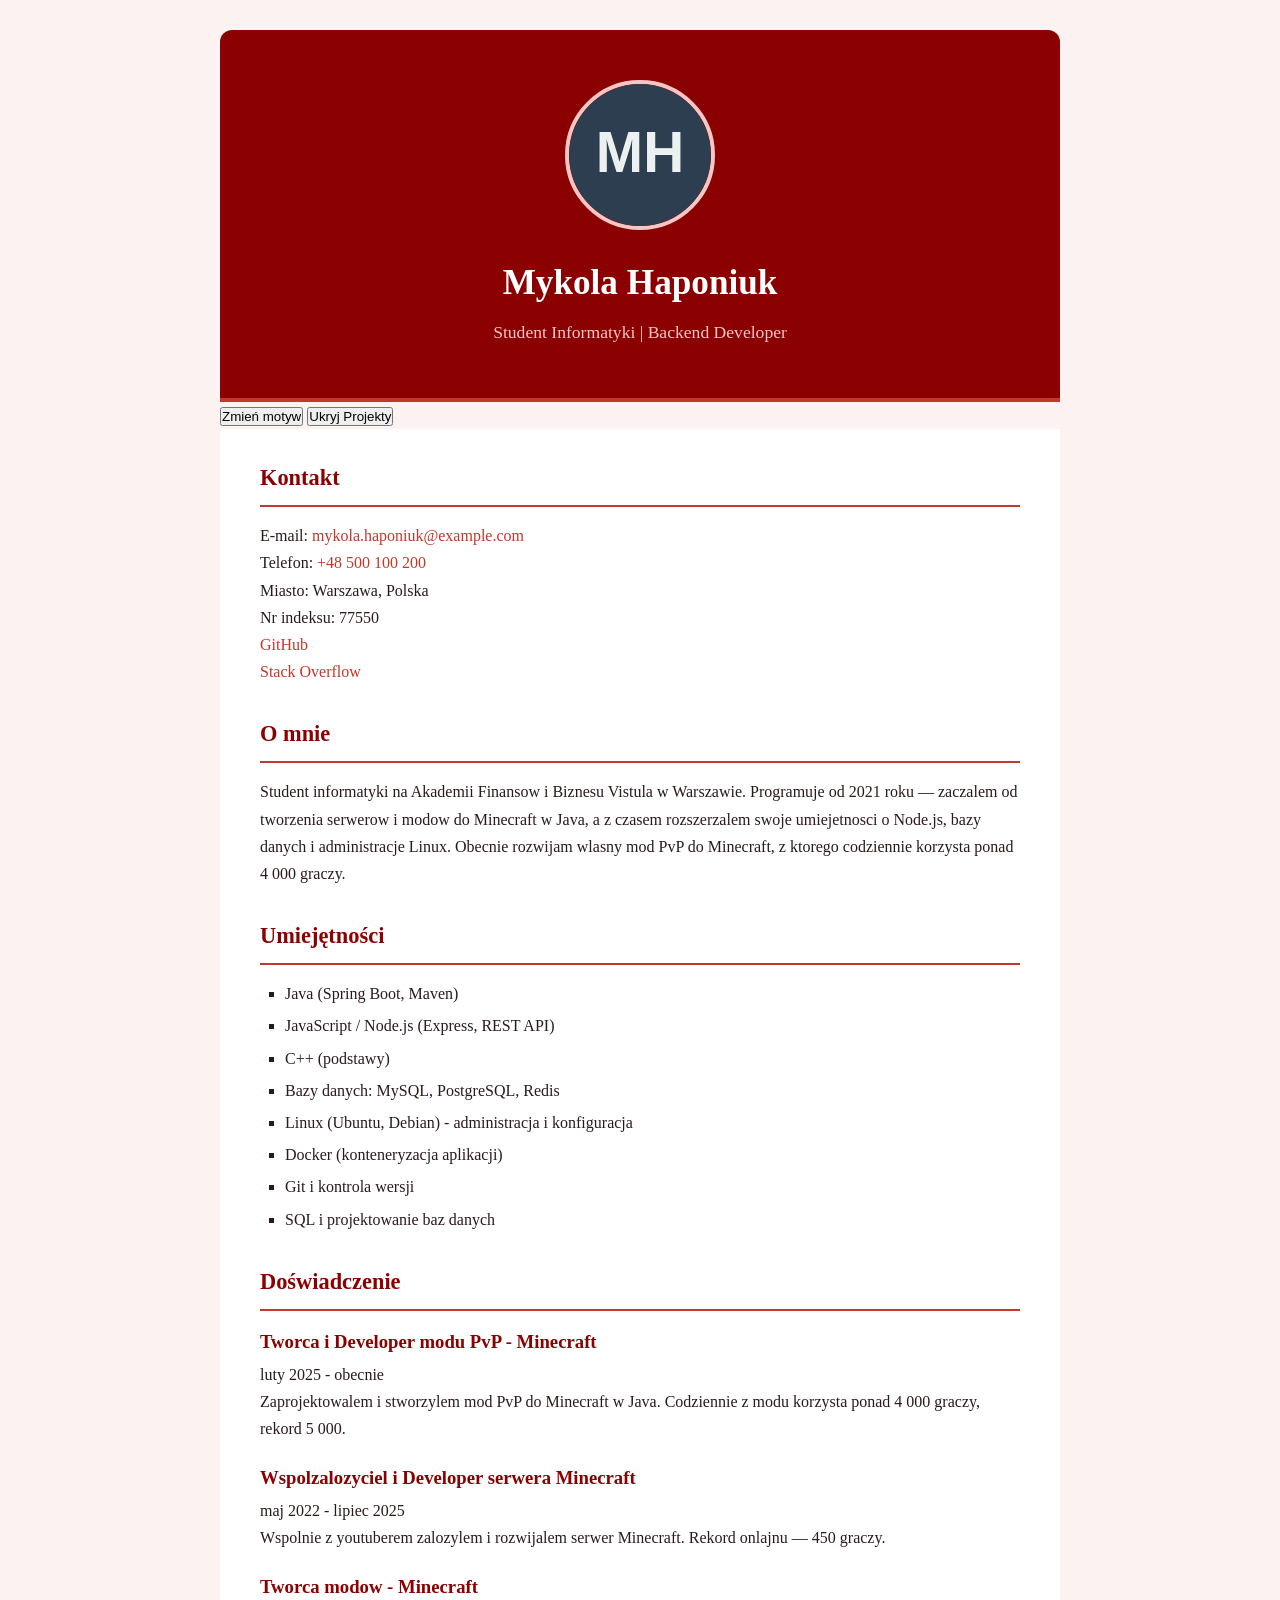
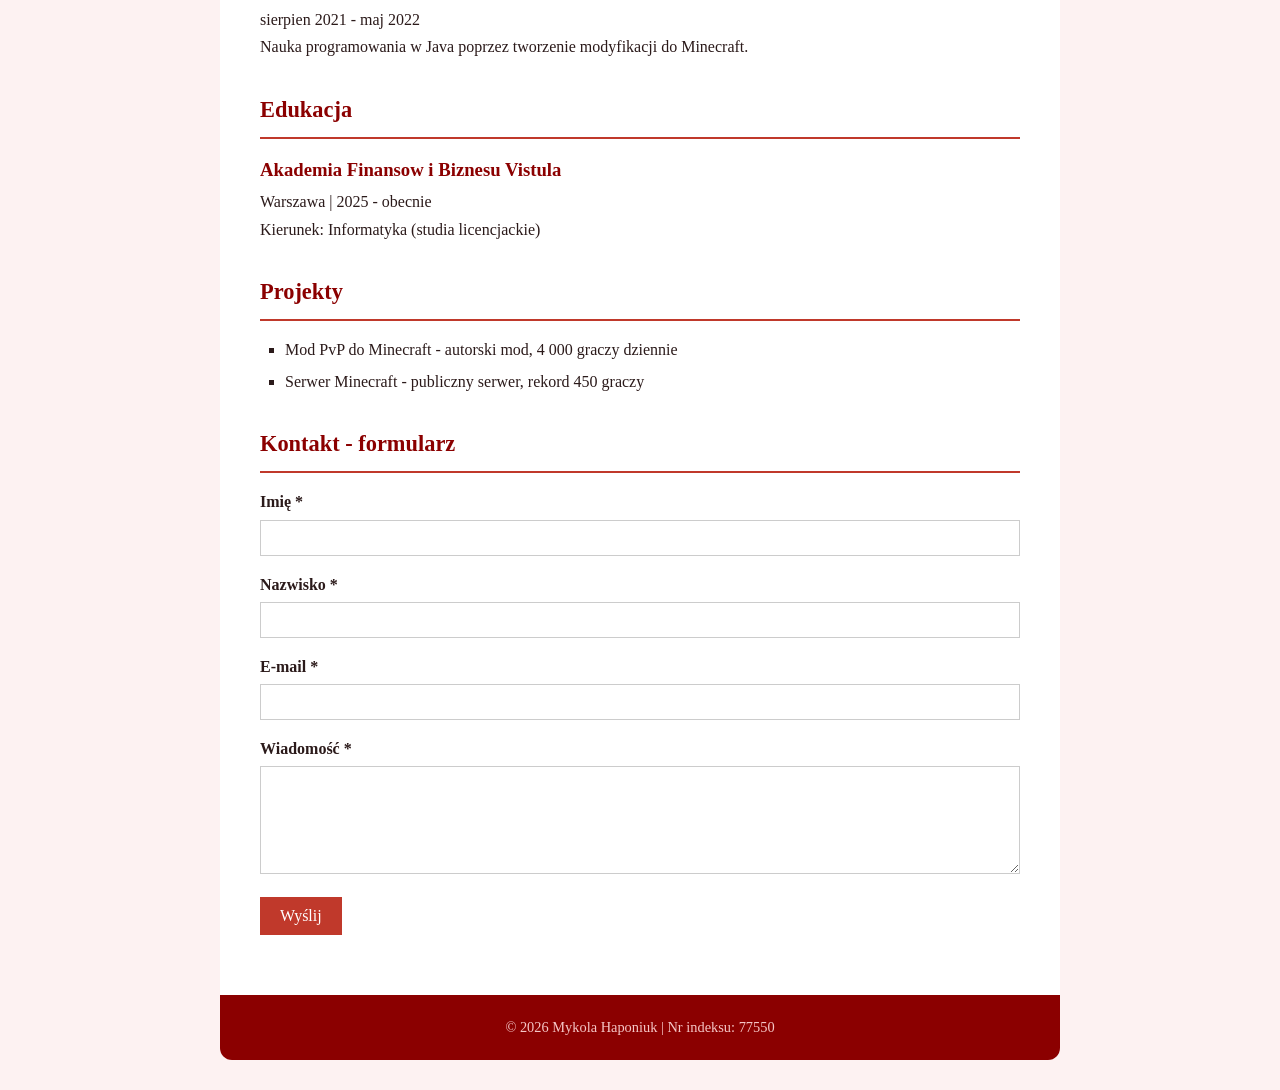
<file: zad6/index.html>
<!DOCTYPE html>
<html lang="pl">
<head>
    <meta charset="UTF-8">
    <meta name="viewport" content="width=device-width, initial-scale=1.0">
    <title>CV - Mykola Haponiuk</title>
    <link id="theme-style" rel="stylesheet" href="red.css">
</head>
<body>
    <header>
        <img src="photo.svg" alt="Mykola Haponiuk - zdjecie profilowe">
        <h1>Mykola Haponiuk</h1>
        <p>Student Informatyki | Backend Developer</p>
    </header>

    <div>
        <button onclick="toggleTheme()">Zmień motyw</button>
        <button id="toggle-btn" onclick="toggleSection()">Ukryj Projekty</button>
    </div>

    <main>
        <section>
            <h2>Kontakt</h2>
            <p>E-mail: <a href="mailto:mykola.haponiuk@example.com">mykola.haponiuk@example.com</a></p>
            <p>Telefon: <a href="tel:+48500100200">+48 500 100 200</a></p>
            <p>Miasto: Warszawa, Polska</p>
            <p>Nr indeksu: 77550</p>
            <p><a href="https://github.com/mhaponi1" target="_blank" rel="noopener noreferrer">GitHub</a></p>
            <p><a href="https://stackoverflow.com/users/32515729/mhaponi1" target="_blank" rel="noopener noreferrer">Stack Overflow</a></p>
        </section>

        <section>
            <h2>O mnie</h2>
            <p>
                Student informatyki na Akademii Finansow i Biznesu Vistula w Warszawie.
                Programuje od 2021 roku — zaczalem od tworzenia serwerow i modow
                do Minecraft w Java, a z czasem rozszerzalem swoje umiejetnosci
                o Node.js, bazy danych i administracje Linux. Obecnie rozwijam
                wlasny mod PvP do Minecraft, z ktorego codziennie korzysta ponad
                4 000 graczy.
            </p>
        </section>

        <section>
            <h2>Umiejętności</h2>
            <ul id="umiejetnosci-list"></ul>
        </section>

        <section>
            <h2>Doświadczenie</h2>

            <article>
                <h3>Tworca i Developer modu PvP - Minecraft</h3>
                <p>luty 2025 - obecnie</p>
                <p>Zaprojektowalem i stworzylem mod PvP do Minecraft w Java. Codziennie z modu korzysta ponad 4 000 graczy, rekord 5 000.</p>
            </article>

            <article>
                <h3>Wspolzalozyciel i Developer serwera Minecraft</h3>
                <p>maj 2022 - lipiec 2025</p>
                <p>Wspolnie z youtuberem zalozylem i rozwijalem serwer Minecraft. Rekord onlajnu — 450 graczy.</p>
            </article>

            <article>
                <h3>Tworca modow - Minecraft</h3>
                <p>sierpien 2021 - maj 2022</p>
                <p>Nauka programowania w Java poprzez tworzenie modyfikacji do Minecraft.</p>
            </article>
        </section>

        <section>
            <h2>Edukacja</h2>
            <article>
                <h3>Akademia Finansow i Biznesu Vistula</h3>
                <p>Warszawa | 2025 - obecnie</p>
                <p>Kierunek: Informatyka (studia licencjackie)</p>
            </article>
        </section>

        <section id="projekty">
            <h2>Projekty</h2>
            <ul id="projekty-list"></ul>
        </section>

        <section>
            <h2>Kontakt - formularz</h2>
            <form id="contact-form" onsubmit="return validateForm()">
                <div>
                    <label for="imie">Imię *</label>
                    <input type="text" id="imie" name="imie">
                    <div class="error-msg" id="imie-error"></div>
                </div>
                <div>
                    <label for="nazwisko">Nazwisko *</label>
                    <input type="text" id="nazwisko" name="nazwisko">
                    <div class="error-msg" id="nazwisko-error"></div>
                </div>
                <div>
                    <label for="email">E-mail *</label>
                    <input type="text" id="email" name="email">
                    <div class="error-msg" id="email-error"></div>
                </div>
                <div>
                    <label for="wiadomosc">Wiadomość *</label>
                    <textarea id="wiadomosc" name="wiadomosc" rows="5"></textarea>
                    <div class="error-msg" id="wiadomosc-error"></div>
                </div>
                <button type="submit">Wyślij</button>
                <div class="success-msg" id="success-msg"></div>
            </form>
        </section>
    </main>

    <footer>
        <p>&copy; 2026 Mykola Haponiuk | Nr indeksu: 77550</p>
    </footer>

    <script src="script.js"></script>
</body>
</html>
</file>
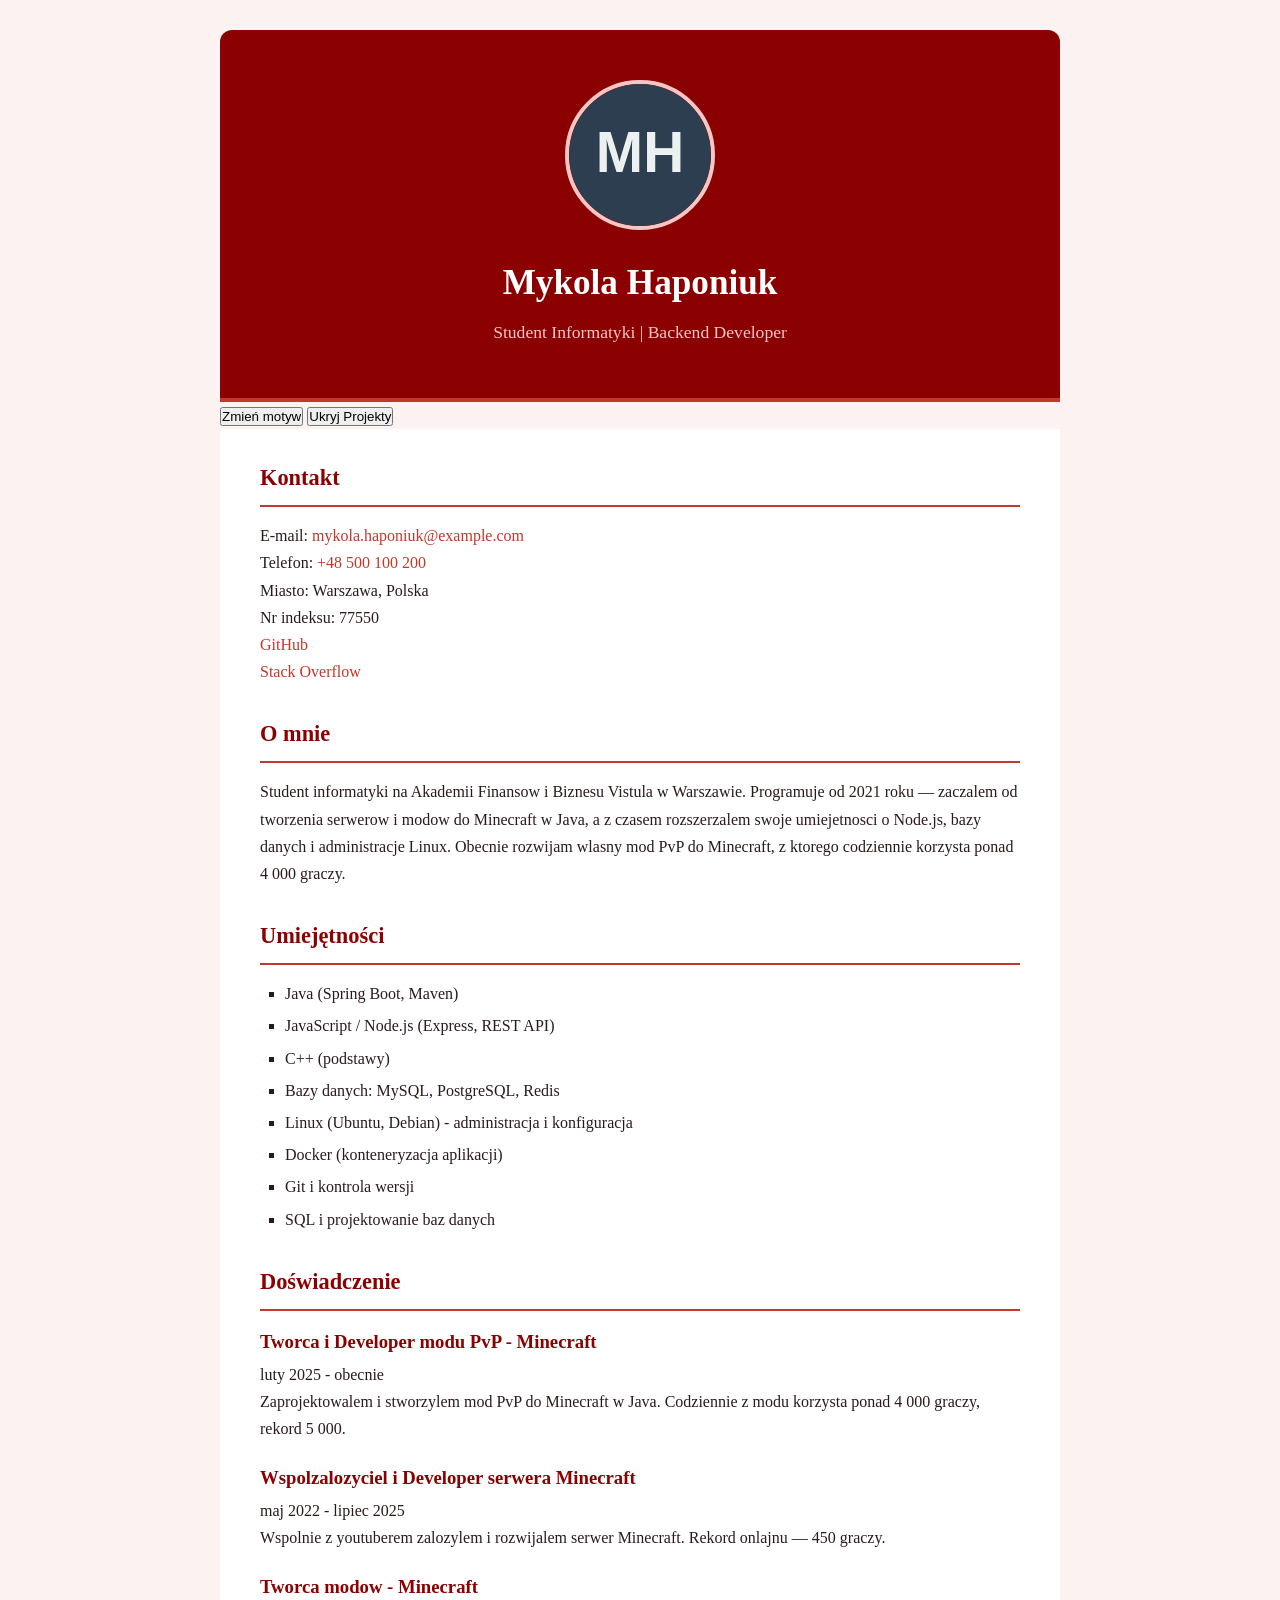
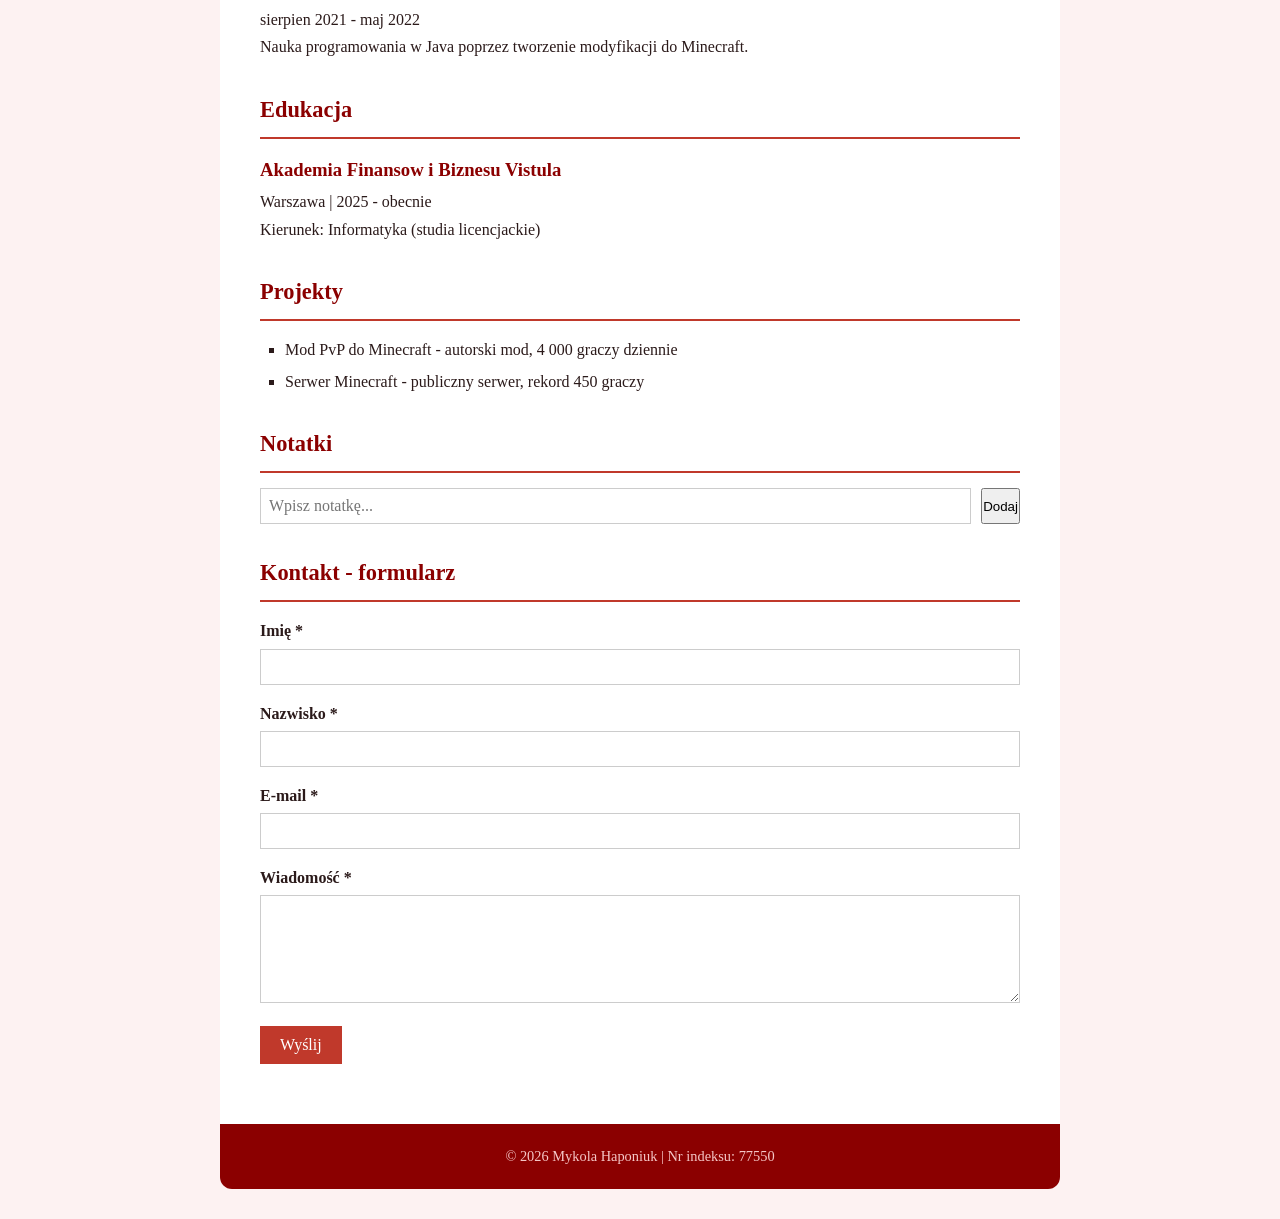
<file: zad7/index.html>
<!DOCTYPE html>
<html lang="pl">
<head>
    <meta charset="UTF-8">
    <meta name="viewport" content="width=device-width, initial-scale=1.0">
    <title>CV - Mykola Haponiuk</title>
    <link id="theme-style" rel="stylesheet" href="red.css">
</head>
<body>
    <header>
        <img src="photo.svg" alt="Mykola Haponiuk - zdjecie profilowe">
        <h1>Mykola Haponiuk</h1>
        <p>Student Informatyki | Backend Developer</p>
    </header>

    <div>
        <button onclick="toggleTheme()">Zmień motyw</button>
        <button id="toggle-btn" onclick="toggleSection()">Ukryj Projekty</button>
    </div>

    <main>
        <section>
            <h2>Kontakt</h2>
            <p>E-mail: <a href="mailto:mykola.haponiuk@example.com">mykola.haponiuk@example.com</a></p>
            <p>Telefon: <a href="tel:+48500100200">+48 500 100 200</a></p>
            <p>Miasto: Warszawa, Polska</p>
            <p>Nr indeksu: 77550</p>
            <p><a href="https://github.com/mhaponi1" target="_blank" rel="noopener noreferrer">GitHub</a></p>
            <p><a href="https://stackoverflow.com/users/32515729/mhaponi1" target="_blank" rel="noopener noreferrer">Stack Overflow</a></p>
        </section>

        <section>
            <h2>O mnie</h2>
            <p>
                Student informatyki na Akademii Finansow i Biznesu Vistula w Warszawie.
                Programuje od 2021 roku — zaczalem od tworzenia serwerow i modow
                do Minecraft w Java, a z czasem rozszerzalem swoje umiejetnosci
                o Node.js, bazy danych i administracje Linux. Obecnie rozwijam
                wlasny mod PvP do Minecraft, z ktorego codziennie korzysta ponad
                4 000 graczy.
            </p>
        </section>

        <section>
            <h2>Umiejętności</h2>
            <ul id="umiejetnosci-list"></ul>
        </section>

        <section>
            <h2>Doświadczenie</h2>

            <article>
                <h3>Tworca i Developer modu PvP - Minecraft</h3>
                <p>luty 2025 - obecnie</p>
                <p>Zaprojektowalem i stworzylem mod PvP do Minecraft w Java. Codziennie z modu korzysta ponad 4 000 graczy, rekord 5 000.</p>
            </article>

            <article>
                <h3>Wspolzalozyciel i Developer serwera Minecraft</h3>
                <p>maj 2022 - lipiec 2025</p>
                <p>Wspolnie z youtuberem zalozylem i rozwijalem serwer Minecraft. Rekord onlajnu — 450 graczy.</p>
            </article>

            <article>
                <h3>Tworca modow - Minecraft</h3>
                <p>sierpien 2021 - maj 2022</p>
                <p>Nauka programowania w Java poprzez tworzenie modyfikacji do Minecraft.</p>
            </article>
        </section>

        <section>
            <h2>Edukacja</h2>
            <article>
                <h3>Akademia Finansow i Biznesu Vistula</h3>
                <p>Warszawa | 2025 - obecnie</p>
                <p>Kierunek: Informatyka (studia licencjackie)</p>
            </article>
        </section>

        <section id="projekty">
            <h2>Projekty</h2>
            <ul id="projekty-list"></ul>
        </section>

        <section>
            <h2>Notatki</h2>
            <div class="notatki-form">
                <input type="text" id="notatka-input" placeholder="Wpisz notatkę...">
                <button onclick="addNotatka()">Dodaj</button>
            </div>
            <ul id="notatki-list"></ul>
        </section>

        <section>
            <h2>Kontakt - formularz</h2>
            <form id="contact-form" onsubmit="return validateForm()">
                <div>
                    <label for="imie">Imię *</label>
                    <input type="text" id="imie" name="imie">
                    <div class="error-msg" id="imie-error"></div>
                </div>
                <div>
                    <label for="nazwisko">Nazwisko *</label>
                    <input type="text" id="nazwisko" name="nazwisko">
                    <div class="error-msg" id="nazwisko-error"></div>
                </div>
                <div>
                    <label for="email">E-mail *</label>
                    <input type="text" id="email" name="email">
                    <div class="error-msg" id="email-error"></div>
                </div>
                <div>
                    <label for="wiadomosc">Wiadomość *</label>
                    <textarea id="wiadomosc" name="wiadomosc" rows="5"></textarea>
                    <div class="error-msg" id="wiadomosc-error"></div>
                </div>
                <button type="submit">Wyślij</button>
                <div class="success-msg" id="success-msg"></div>
            </form>
        </section>
    </main>

    <footer>
        <p>&copy; 2026 Mykola Haponiuk | Nr indeksu: 77550</p>
    </footer>

    <script src="script.js"></script>
</body>
</html>
</file>
<file: zad2_css/styles.css>
* {
    margin: 0;
    padding: 0;
    box-sizing: border-box;
}

body {
    font-family: 'Segoe UI', Tahoma, Geneva, Verdana, sans-serif;
    line-height: 1.6;
    color: #333;
    max-width: 900px;
    margin: 0 auto;
    padding: 20px;
    background-color: #f0f5f0;
}

header {
    background-color: #1a5c2a;
    color: #fff;
    padding: 40px;
    text-align: center;
    border-radius: 8px 8px 0 0;
}

header img {
    width: 150px;
    height: 150px;
    border-radius: 50%;
    object-fit: cover;
    border: 4px solid #a8d5a2;
    margin-bottom: 15px;
}

header h1 {
    font-size: 2em;
    margin-bottom: 5px;
}

header p {
    font-size: 1.1em;
    color: #a8d5a2;
}

main {
    background-color: #fff;
    padding: 30px 40px;
}

section {
    margin-bottom: 30px;
}

section h2 {
    font-size: 1.4em;
    color: #1a5c2a;
    border-bottom: 2px solid #2e8b57;
    padding-bottom: 8px;
    margin-bottom: 15px;
}

.contact-info p {
    margin-bottom: 5px;
}

.contact-info a {
    color: #2e8b57;
    text-decoration: none;
}

.contact-info a:hover {
    text-decoration: underline;
}

.links {
    margin-top: 10px;
}

.links a {
    display: inline-block;
    margin-right: 15px;
    color: #2e8b57;
    text-decoration: none;
}

.links a:hover {
    text-decoration: underline;
}

ul {
    list-style: disc;
    padding-left: 25px;
}

ul li {
    margin-bottom: 5px;
}

article {
    margin-bottom: 20px;
}

article h3 {
    color: #1a5c2a;
    margin-bottom: 3px;
}

article .period {
    font-size: 0.9em;
    color: #7f8c8d;
    margin-bottom: 5px;
}

footer {
    background-color: #1a5c2a;
    color: #e8f5e9;
    text-align: center;
    padding: 20px;
    border-radius: 0 0 8px 8px;
    font-size: 0.9em;
}
</file>
<file: zad3_motyw/red.css>
* {
    margin: 0;
    padding: 0;
    box-sizing: border-box;
}

body {
    font-family: 'Georgia', 'Times New Roman', serif;
    line-height: 1.7;
    color: #2b1a1a;
    max-width: 900px;
    margin: 0 auto;
    padding: 30px;
    background-color: #fdf2f2;
}

header {
    background-color: #8b0000;
    color: #fff;
    padding: 50px 40px;
    text-align: center;
    border-radius: 12px 12px 0 0;
    border-bottom: 6px solid #c0392b;
}

header img {
    width: 160px;
    height: 160px;
    border-radius: 50%;
    object-fit: cover;
    border: 5px solid #f5c6c6;
    margin-bottom: 20px;
}

header h1 {
    font-size: 2.4em;
    margin-bottom: 8px;
    letter-spacing: 1px;
}

header p {
    font-size: 1.15em;
    color: #f5c6c6;
    font-style: italic;
}

main {
    background-color: #fff;
    padding: 40px 50px;
    border-left: 4px solid #8b0000;
    border-right: 4px solid #8b0000;
}

section {
    margin-bottom: 35px;
}

section h2 {
    font-size: 1.6em;
    color: #8b0000;
    border-bottom: 3px double #c0392b;
    padding-bottom: 10px;
    margin-bottom: 18px;
    text-transform: uppercase;
}

.contact-info p {
    margin-bottom: 6px;
}

.contact-info a {
    color: #c0392b;
    text-decoration: none;
    font-weight: bold;
}

.contact-info a:hover {
    text-decoration: underline;
}

.links {
    margin-top: 12px;
}

.links a {
    display: inline-block;
    margin-right: 18px;
    color: #fff;
    background-color: #c0392b;
    padding: 8px 16px;
    border-radius: 4px;
    text-decoration: none;
}

.links a:hover {
    background-color: #8b0000;
}

ul {
    list-style: square;
    padding-left: 30px;
}

ul li {
    margin-bottom: 7px;
}

article {
    margin-bottom: 25px;
    padding: 15px;
    background-color: #fef5f5;
    border-left: 4px solid #c0392b;
}

article h3 {
    color: #8b0000;
    margin-bottom: 5px;
    font-size: 1.2em;
}

article .period {
    font-size: 0.9em;
    color: #999;
    margin-bottom: 8px;
    font-style: italic;
}

footer {
    background-color: #8b0000;
    color: #f5c6c6;
    text-align: center;
    padding: 25px;
    border-radius: 0 0 12px 12px;
    font-size: 0.95em;
    border-top: 6px solid #c0392b;
}
</file>
<file: zad4/red.css>
* {
    margin: 0;
    padding: 0;
    box-sizing: border-box;
}

body {
    font-family: 'Georgia', 'Times New Roman', serif;
    line-height: 1.7;
    color: #2b1a1a;
    max-width: 900px;
    margin: 0 auto;
    padding: 30px;
    background-color: #fdf2f2;
}

header {
    background-color: #8b0000;
    color: #fff;
    padding: 50px 40px;
    text-align: center;
    border-radius: 12px 12px 0 0;
    border-bottom: 6px solid #c0392b;
}

header img {
    width: 160px;
    height: 160px;
    border-radius: 50%;
    object-fit: cover;
    border: 5px solid #f5c6c6;
    margin-bottom: 20px;
}

header h1 {
    font-size: 2.4em;
    margin-bottom: 8px;
    letter-spacing: 1px;
}

header p {
    font-size: 1.15em;
    color: #f5c6c6;
    font-style: italic;
}

main {
    background-color: #fff;
    padding: 40px 50px;
    border-left: 4px solid #8b0000;
    border-right: 4px solid #8b0000;
}

section {
    margin-bottom: 35px;
}

section h2 {
    font-size: 1.6em;
    color: #8b0000;
    border-bottom: 3px double #c0392b;
    padding-bottom: 10px;
    margin-bottom: 18px;
    text-transform: uppercase;
}

.contact-info p {
    margin-bottom: 6px;
}

.contact-info a {
    color: #c0392b;
    text-decoration: none;
    font-weight: bold;
}

.contact-info a:hover {
    text-decoration: underline;
}

.links {
    margin-top: 12px;
}

.links a {
    display: inline-block;
    margin-right: 18px;
    color: #fff;
    background-color: #c0392b;
    padding: 8px 16px;
    border-radius: 4px;
    text-decoration: none;
}

.links a:hover {
    background-color: #8b0000;
}

ul {
    list-style: square;
    padding-left: 30px;
}

ul li {
    margin-bottom: 7px;
}

article {
    margin-bottom: 25px;
    padding: 15px;
    background-color: #fef5f5;
    border-left: 4px solid #c0392b;
}

article h3 {
    color: #8b0000;
    margin-bottom: 5px;
    font-size: 1.2em;
}

article .period {
    font-size: 0.9em;
    color: #999;
    margin-bottom: 8px;
    font-style: italic;
}

footer {
    background-color: #8b0000;
    color: #f5c6c6;
    text-align: center;
    padding: 25px;
    border-radius: 0 0 12px 12px;
    font-size: 0.95em;
    border-top: 6px solid #c0392b;
}
</file>
<file: zad5/red.css>
* {
    margin: 0;
    padding: 0;
    box-sizing: border-box;
}

body {
    font-family: 'Georgia', 'Times New Roman', serif;
    line-height: 1.7;
    color: #2b1a1a;
    max-width: 900px;
    margin: 0 auto;
    padding: 30px;
    background-color: #fdf2f2;
}

header {
    background-color: #8b0000;
    color: #fff;
    padding: 50px 40px;
    text-align: center;
    border-radius: 12px 12px 0 0;
    border-bottom: 4px solid #c0392b;
}

header img {
    width: 150px;
    height: 150px;
    border-radius: 50%;
    object-fit: cover;
    border: 4px solid #f5c6c6;
    margin-bottom: 15px;
}

header h1 {
    font-size: 2.2em;
    margin-bottom: 5px;
}

header p {
    font-size: 1.1em;
    color: #f5c6c6;
}

main {
    background-color: #fff;
    padding: 30px 40px;
}

section {
    margin-bottom: 30px;
}

section h2 {
    font-size: 1.4em;
    color: #8b0000;
    border-bottom: 2px solid #c0392b;
    padding-bottom: 8px;
    margin-bottom: 15px;
}

a {
    color: #c0392b;
    text-decoration: none;
}

a:hover {
    text-decoration: underline;
}

ul {
    list-style: square;
    padding-left: 25px;
}

ul li {
    margin-bottom: 5px;
}

article {
    margin-bottom: 20px;
}

article h3 {
    color: #8b0000;
    margin-bottom: 3px;
}

form label {
    display: block;
    margin-bottom: 4px;
    font-weight: bold;
}

form input, form textarea {
    width: 100%;
    padding: 8px;
    margin-bottom: 5px;
    border: 1px solid #ccc;
    font-family: inherit;
    font-size: 1em;
}

form input.error, form textarea.error {
    border-color: #c0392b;
}

.error-msg {
    color: #c0392b;
    font-size: 0.85em;
    margin-bottom: 10px;
}

form button {
    padding: 10px 20px;
    background-color: #c0392b;
    color: #fff;
    border: none;
    cursor: pointer;
    font-size: 1em;
    font-family: inherit;
}

form button:hover {
    background-color: #8b0000;
}

.success-msg {
    color: #2e7d32;
    font-weight: bold;
    margin-top: 10px;
}

footer {
    background-color: #8b0000;
    color: #f5c6c6;
    text-align: center;
    padding: 20px;
    border-radius: 0 0 12px 12px;
    font-size: 0.9em;
}
</file>
<file: zad6/red.css>
* {
    margin: 0;
    padding: 0;
    box-sizing: border-box;
}

body {
    font-family: 'Georgia', 'Times New Roman', serif;
    line-height: 1.7;
    color: #2b1a1a;
    max-width: 900px;
    margin: 0 auto;
    padding: 30px;
    background-color: #fdf2f2;
}

header {
    background-color: #8b0000;
    color: #fff;
    padding: 50px 40px;
    text-align: center;
    border-radius: 12px 12px 0 0;
    border-bottom: 4px solid #c0392b;
}

header img {
    width: 150px;
    height: 150px;
    border-radius: 50%;
    object-fit: cover;
    border: 4px solid #f5c6c6;
    margin-bottom: 15px;
}

header h1 {
    font-size: 2.2em;
    margin-bottom: 5px;
}

header p {
    font-size: 1.1em;
    color: #f5c6c6;
}

main {
    background-color: #fff;
    padding: 30px 40px;
}

section {
    margin-bottom: 30px;
}

section h2 {
    font-size: 1.4em;
    color: #8b0000;
    border-bottom: 2px solid #c0392b;
    padding-bottom: 8px;
    margin-bottom: 15px;
}

a {
    color: #c0392b;
    text-decoration: none;
}

a:hover {
    text-decoration: underline;
}

ul {
    list-style: square;
    padding-left: 25px;
}

ul li {
    margin-bottom: 5px;
}

article {
    margin-bottom: 20px;
}

article h3 {
    color: #8b0000;
    margin-bottom: 3px;
}

form label {
    display: block;
    margin-bottom: 4px;
    font-weight: bold;
}

form input, form textarea {
    width: 100%;
    padding: 8px;
    margin-bottom: 5px;
    border: 1px solid #ccc;
    font-family: inherit;
    font-size: 1em;
}

form input.error, form textarea.error {
    border-color: #c0392b;
}

.error-msg {
    color: #c0392b;
    font-size: 0.85em;
    margin-bottom: 10px;
}

form button {
    padding: 10px 20px;
    background-color: #c0392b;
    color: #fff;
    border: none;
    cursor: pointer;
    font-size: 1em;
    font-family: inherit;
}

form button:hover {
    background-color: #8b0000;
}

.success-msg {
    color: #2e7d32;
    font-weight: bold;
    margin-top: 10px;
}

footer {
    background-color: #8b0000;
    color: #f5c6c6;
    text-align: center;
    padding: 20px;
    border-radius: 0 0 12px 12px;
    font-size: 0.9em;
}
</file>
<file: zad7/red.css>
* {
    margin: 0;
    padding: 0;
    box-sizing: border-box;
}

body {
    font-family: 'Georgia', 'Times New Roman', serif;
    line-height: 1.7;
    color: #2b1a1a;
    max-width: 900px;
    margin: 0 auto;
    padding: 30px;
    background-color: #fdf2f2;
}

header {
    background-color: #8b0000;
    color: #fff;
    padding: 50px 40px;
    text-align: center;
    border-radius: 12px 12px 0 0;
    border-bottom: 4px solid #c0392b;
}

header img {
    width: 150px;
    height: 150px;
    border-radius: 50%;
    object-fit: cover;
    border: 4px solid #f5c6c6;
    margin-bottom: 15px;
}

header h1 {
    font-size: 2.2em;
    margin-bottom: 5px;
}

header p {
    font-size: 1.1em;
    color: #f5c6c6;
}

main {
    background-color: #fff;
    padding: 30px 40px;
}

section {
    margin-bottom: 30px;
}

section h2 {
    font-size: 1.4em;
    color: #8b0000;
    border-bottom: 2px solid #c0392b;
    padding-bottom: 8px;
    margin-bottom: 15px;
}

a {
    color: #c0392b;
    text-decoration: none;
}

a:hover {
    text-decoration: underline;
}

ul {
    list-style: square;
    padding-left: 25px;
}

ul li {
    margin-bottom: 5px;
}

article {
    margin-bottom: 20px;
}

article h3 {
    color: #8b0000;
    margin-bottom: 3px;
}

form label {
    display: block;
    margin-bottom: 4px;
    font-weight: bold;
}

form input, form textarea {
    width: 100%;
    padding: 8px;
    margin-bottom: 5px;
    border: 1px solid #ccc;
    font-family: inherit;
    font-size: 1em;
}

form input.error, form textarea.error {
    border-color: #c0392b;
}

.error-msg {
    color: #c0392b;
    font-size: 0.85em;
    margin-bottom: 10px;
}

form button {
    padding: 10px 20px;
    background-color: #c0392b;
    color: #fff;
    border: none;
    cursor: pointer;
    font-size: 1em;
    font-family: inherit;
}

form button:hover {
    background-color: #8b0000;
}

.success-msg {
    color: #2e7d32;
    font-weight: bold;
    margin-top: 10px;
}

.notatki-form {
    display: flex;
    gap: 10px;
    margin-bottom: 15px;
}

.notatki-form input {
    flex: 1;
    padding: 8px;
    border: 1px solid #ccc;
    font-family: inherit;
    font-size: 1em;
}

#notatki-list {
    list-style: none;
    padding-left: 0;
}

#notatki-list li {
    display: flex;
    justify-content: space-between;
    align-items: center;
    padding: 8px 12px;
    margin-bottom: 6px;
    background-color: #fef5f5;
    border-left: 4px solid #c0392b;
}

#notatki-list button {
    padding: 4px 10px;
    background-color: #c0392b;
    color: #fff;
    border: none;
    cursor: pointer;
    font-family: inherit;
}

footer {
    background-color: #8b0000;
    color: #f5c6c6;
    text-align: center;
    padding: 20px;
    border-radius: 0 0 12px 12px;
    font-size: 0.9em;
}
</file>
